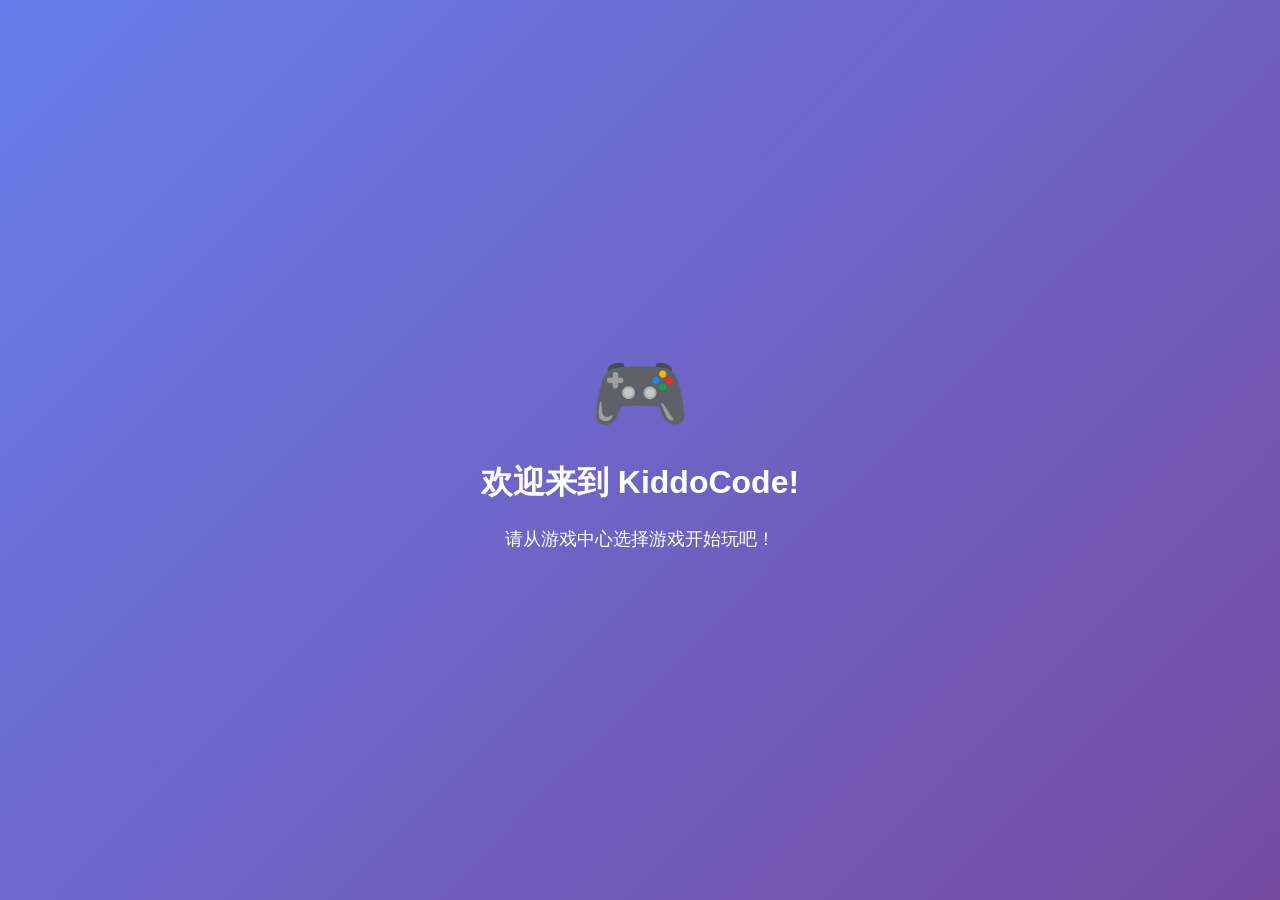
<file: KiddoCode/app/src/main/assets/index.html>
<!DOCTYPE html>
<html lang="zh-CN">
<head>
    <meta charset="UTF-8">
    <meta name="viewport" content="width=device-width, initial-scale=1.0">
    <title>KiddoCode 游戏中心</title>
    <style>
        * {
            margin: 0;
            padding: 0;
            box-sizing: border-box;
        }
        body {
            font-family: Arial, sans-serif;
            background: linear-gradient(135deg, #667eea 0%, #764ba2 100%);
            min-height: 100vh;
            display: flex;
            justify-content: center;
            align-items: center;
        }
        .container {
            text-align: center;
            color: white;
            padding: 20px;
        }
        h1 {
            font-size: 32px;
            margin-bottom: 20px;
        }
        .emoji {
            font-size: 80px;
            margin-bottom: 20px;
        }
        p {
            font-size: 18px;
            line-height: 1.6;
        }
    </style>
</head>
<body>
    <div class="container">
        <div class="emoji">🎮</div>
        <h1>欢迎来到 KiddoCode!</h1>
        <p>请从游戏中心选择游戏开始玩吧！</p>
    </div>
</body>
</html>
</file>
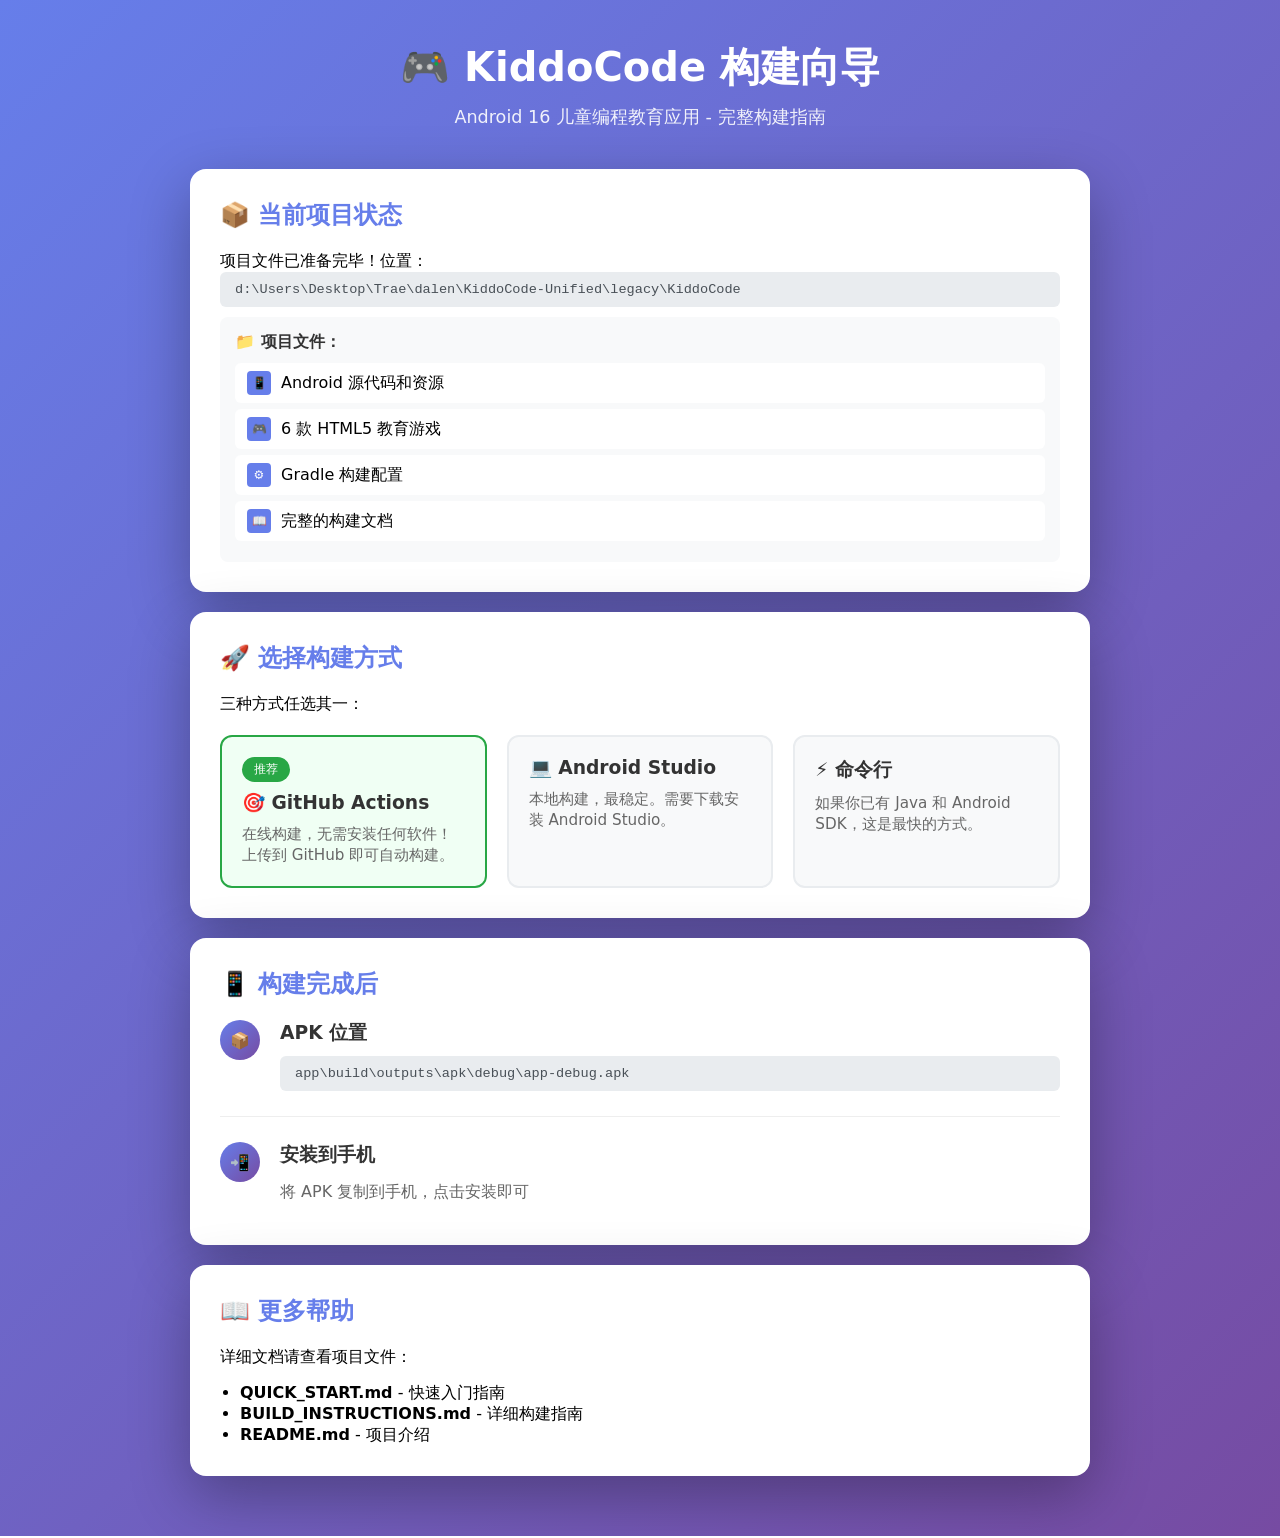
<file: KiddoCode/SETUP_GUIDE.html>
<!DOCTYPE html>
<html lang="zh-CN">
<head>
    <meta charset="UTF-8">
    <meta name="viewport" content="width=device-width, initial-scale=1.0">
    <title>KiddoCode - Android 16 构建指南</title>
    <style>
        * { margin: 0; padding: 0; box-sizing: border-box; }
        body { 
            font-family: 'Segoe UI', system-ui, sans-serif; 
            background: linear-gradient(135deg, #667eea 0%, #764ba2 100%);
            min-height: 100vh;
            padding: 40px 20px;
        }
        .container {
            max-width: 900px;
            margin: 0 auto;
        }
        .header {
            text-align: center;
            color: white;
            margin-bottom: 40px;
        }
        .header h1 { font-size: 2.5rem; margin-bottom: 10px; }
        .header p { font-size: 1.1rem; opacity: 0.9; }
        .card {
            background: white;
            border-radius: 16px;
            padding: 30px;
            margin-bottom: 20px;
            box-shadow: 0 20px 60px rgba(0,0,0,0.3);
        }
        .card h2 {
            color: #667eea;
            margin-bottom: 20px;
            display: flex;
            align-items: center;
            gap: 10px;
        }
        .step {
            display: flex;
            gap: 20px;
            margin-bottom: 25px;
            padding-bottom: 25px;
            border-bottom: 1px solid #eee;
        }
        .step:last-child { border-bottom: none; margin-bottom: 0; padding-bottom: 0; }
        .step-number {
            width: 40px;
            height: 40px;
            background: linear-gradient(135deg, #667eea 0%, #764ba2 100%);
            color: white;
            border-radius: 50%;
            display: flex;
            align-items: center;
            justify-content: center;
            font-weight: bold;
            flex-shrink: 0;
        }
        .step-content { flex: 1; }
        .step-content h3 { color: #333; margin-bottom: 10px; }
        .step-content p { color: #666; line-height: 1.7; margin-bottom: 10px; }
        .code {
            background: #f5f5f5;
            padding: 15px;
            border-radius: 8px;
            font-family: 'Consolas', monospace;
            font-size: 0.9rem;
            color: #333;
            border-left: 4px solid #667eea;
            margin-top: 10px;
        }
        .btn {
            display: inline-block;
            background: linear-gradient(135deg, #667eea 0%, #764ba2 100%);
            color: white;
            padding: 12px 30px;
            border-radius: 8px;
            text-decoration: none;
            font-weight: bold;
            margin-top: 10px;
            transition: transform 0.2s, box-shadow 0.2s;
        }
        .btn:hover { transform: translateY(-2px); box-shadow: 0 10px 30px rgba(102, 126, 234, 0.4); }
        .warning {
            background: #fff3cd;
            border: 1px solid #ffc107;
            border-radius: 8px;
            padding: 15px;
            margin-top: 15px;
        }
        .warning h4 { color: #856404; margin-bottom: 8px; }
        .warning p { color: #856404; }
        .success {
            background: #d4edda;
            border: 1px solid #28a745;
            border-radius: 8px;
            padding: 20px;
            text-align: center;
        }
        .success h3 { color: #155724; }
        .path {
            background: #e9ecef;
            padding: 10px 15px;
            border-radius: 6px;
            font-family: 'Consolas', monospace;
            font-size: 0.85rem;
            color: #495057;
            word-break: break-all;
        }
        .options {
            display: grid;
            grid-template-columns: repeat(auto-fit, minmax(250px, 1fr));
            gap: 20px;
            margin-top: 20px;
        }
        .option-card {
            background: #f8f9fa;
            border: 2px solid #e9ecef;
            border-radius: 12px;
            padding: 20px;
            cursor: pointer;
            transition: all 0.3s;
        }
        .option-card:hover {
            border-color: #667eea;
            transform: translateY(-5px);
        }
        .option-card.recommended {
            border-color: #28a745;
            background: #f0fff4;
        }
        .option-card h3 { margin-bottom: 10px; color: #333; }
        .option-card p { color: #666; font-size: 0.95rem; }
        .badge {
            display: inline-block;
            background: #28a745;
            color: white;
            padding: 4px 12px;
            border-radius: 20px;
            font-size: 0.75rem;
            margin-bottom: 10px;
        }
        .file-list {
            background: #f8f9fa;
            border-radius: 8px;
            padding: 15px;
            margin-top: 10px;
        }
        .file-list h4 { color: #333; margin-bottom: 10px; }
        .file-list ul { list-style: none; padding-left: 0; }
        .file-list li {
            padding: 8px 12px;
            background: white;
            margin-bottom: 6px;
            border-radius: 6px;
            display: flex;
            align-items: center;
            gap: 10px;
        }
        .file-icon {
            width: 24px;
            height: 24px;
            background: #667eea;
            border-radius: 4px;
            display: flex;
            align-items: center;
            justify-content: center;
            color: white;
            font-size: 12px;
        }
    </style>
</head>
<body>
    <div class="container">
        <div class="header">
            <h1>🎮 KiddoCode 构建向导</h1>
            <p>Android 16 儿童编程教育应用 - 完整构建指南</p>
        </div>

        <div class="card">
            <h2>📦 当前项目状态</h2>
            <p>项目文件已准备完毕！位置：</p>
            <div class="path">d:\Users\Desktop\Trae\dalen\KiddoCode-Unified\legacy\KiddoCode</div>
            <div class="file-list">
                <h4>📁 项目文件：</h4>
                <ul>
                    <li><span class="file-icon">📱</span> Android 源代码和资源</li>
                    <li><span class="file-icon">🎮</span> 6 款 HTML5 教育游戏</li>
                    <li><span class="file-icon">⚙️</span> Gradle 构建配置</li>
                    <li><span class="file-icon">📖</span> 完整的构建文档</li>
                </ul>
            </div>
        </div>

        <div class="card">
            <h2>🚀 选择构建方式</h2>
            <p>三种方式任选其一：</p>
            <div class="options">
                <div class="option-card recommended" onclick="showGuide('github')">
                    <span class="badge">推荐</span>
                    <h3>🎯 GitHub Actions</h3>
                    <p>在线构建，无需安装任何软件！上传到 GitHub 即可自动构建。</p>
                </div>
                <div class="option-card" onclick="showGuide('studio')">
                    <h3>💻 Android Studio</h3>
                    <p>本地构建，最稳定。需要下载安装 Android Studio。</p>
                </div>
                <div class="option-card" onclick="showGuide('cli')">
                    <h3>⚡ 命令行</h3>
                    <p>如果你已有 Java 和 Android SDK，这是最快的方式。</p>
                </div>
            </div>
        </div>

        <div id="guide-github" class="card" style="display:none;">
            <h2>🎯 方式一：GitHub Actions 在线构建</h2>
            <div class="step">
                <div class="step-number">1</div>
                <div class="step-content">
                    <h3>创建 GitHub 仓库</h3>
                    <p>访问 GitHub 并创建一个新仓库</p>
                    <a href="https://github.com/new" class="btn" target="_blank">去 GitHub 创建仓库 →</a>
                </div>
            </div>
            <div class="step">
                <div class="step-number">2</div>
                <div class="step-content">
                    <h3>上传项目文件</h3>
                    <p>将以下文件夹的所有内容上传到 GitHub：</p>
                    <div class="path">d:\Users\Desktop\Trae\dalen\KiddoCode-Unified\legacy\KiddoCode</div>
                    <p>确保包含 .github 文件夹！</p>
                </div>
            </div>
            <div class="step">
                <div class="step-number">3</div>
                <div class="step-content">
                    <h3>触发构建</h3>
                    <p>上传后，在仓库点击 Actions 标签页，运行 "Build Android APK" 工作流</p>
                </div>
            </div>
            <div class="step">
                <div class="step-number">4</div>
                <div class="step-content">
                    <h3>下载 APK</h3>
                    <p>等待 5-10 分钟，构建完成后在 Artifacts 区域下载 APK 文件</p>
                </div>
            </div>
            <div class="success">
                <h3>✨ 就这么简单！无需安装任何软件</h3>
            </div>
        </div>

        <div id="guide-studio" class="card" style="display:none;">
            <h2>💻 方式二：Android Studio 本地构建</h2>
            <div class="step">
                <div class="step-number">1</div>
                <div class="step-content">
                    <h3>下载 Android Studio</h3>
                    <p>访问官方网站下载并安装</p>
                    <a href="https://developer.android.com/studio" class="btn" target="_blank">下载 Android Studio →</a>
                </div>
            </div>
            <div class="step">
                <div class="step-number">2</div>
                <div class="step-content">
                    <h3>安装并配置</h3>
                    <p>运行安装程序，选择 "Standard" 安装类型，等待 SDK 下载完成</p>
                </div>
            </div>
            <div class="step">
                <div class="step-number">3</div>
                <div class="step-content">
                    <h3>打开项目</h3>
                    <p>启动 Android Studio，点击 "Open"，选择以下文件夹：</p>
                    <div class="path">d:\Users\Desktop\Trae\dalen\KiddoCode-Unified\legacy\KiddoCode</div>
                    <p>等待 Gradle 同步完成（3-10 分钟）</p>
                </div>
            </div>
            <div class="step">
                <div class="step-number">4</div>
                <div class="step-content">
                    <h3>构建 APK</h3>
                    <p>点击菜单：<strong>Build → Build Bundle(s) / APK(s) → Build APK(s)</strong></p>
                    <p>等待 2-5 分钟，从弹出的通知中获取 APK</p>
                </div>
            </div>
        </div>

        <div id="guide-cli" class="card" style="display:none;">
            <h2>⚡ 方式三：命令行构建</h2>
            <div class="warning">
                <h4>⚠️ 前置要求</h4>
                <p>需要已安装 JDK 17+ 和 Android SDK (API 35)</p>
            </div>
            <div class="step">
                <div class="step-number">1</div>
                <div class="step-content">
                    <h3>Windows 用户</h3>
                    <p>双击运行以下脚本：</p>
                    <div class="path">d:\Users\Desktop\Trae\dalen\KiddoCode-Unified\legacy\KiddoCode\quick-build.bat</div>
                </div>
            </div>
            <div class="step">
                <div class="step-number">2</div>
                <div class="step-content">
                    <h3>macOS/Linux 用户</h3>
                    <p>在终端运行：</p>
                    <div class="code">
cd KiddoCode-Unified/legacy/KiddoCode<br>
chmod +x gradlew<br>
./gradlew assembleDebug
                    </div>
                </div>
            </div>
        </div>

        <div class="card">
            <h2>📱 构建完成后</h2>
            <div class="step">
                <div class="step-number">📦</div>
                <div class="step-content">
                    <h3>APK 位置</h3>
                    <div class="path">app\build\outputs\apk\debug\app-debug.apk</div>
                </div>
            </div>
            <div class="step">
                <div class="step-number">📲</div>
                <div class="step-content">
                    <h3>安装到手机</h3>
                    <p>将 APK 复制到手机，点击安装即可</p>
                </div>
            </div>
        </div>

        <div class="card">
            <h2>📖 更多帮助</h2>
            <p>详细文档请查看项目文件：</p>
            <ul style="margin-left: 20px; margin-top: 15px;">
                <li><strong>QUICK_START.md</strong> - 快速入门指南</li>
                <li><strong>BUILD_INSTRUCTIONS.md</strong> - 详细构建指南</li>
                <li><strong>README.md</strong> - 项目介绍</li>
            </ul>
        </div>
    </div>

    <script>
        function showGuide(type) {
            document.getElementById('guide-github').style.display = 'none';
            document.getElementById('guide-studio').style.display = 'none';
            document.getElementById('guide-cli').style.display = 'none';
            document.getElementById('guide-' + type).style.display = 'block';
            document.getElementById('guide-' + type).scrollIntoView({ behavior: 'smooth' });
        }
    </script>
</body>
</html>
</file>
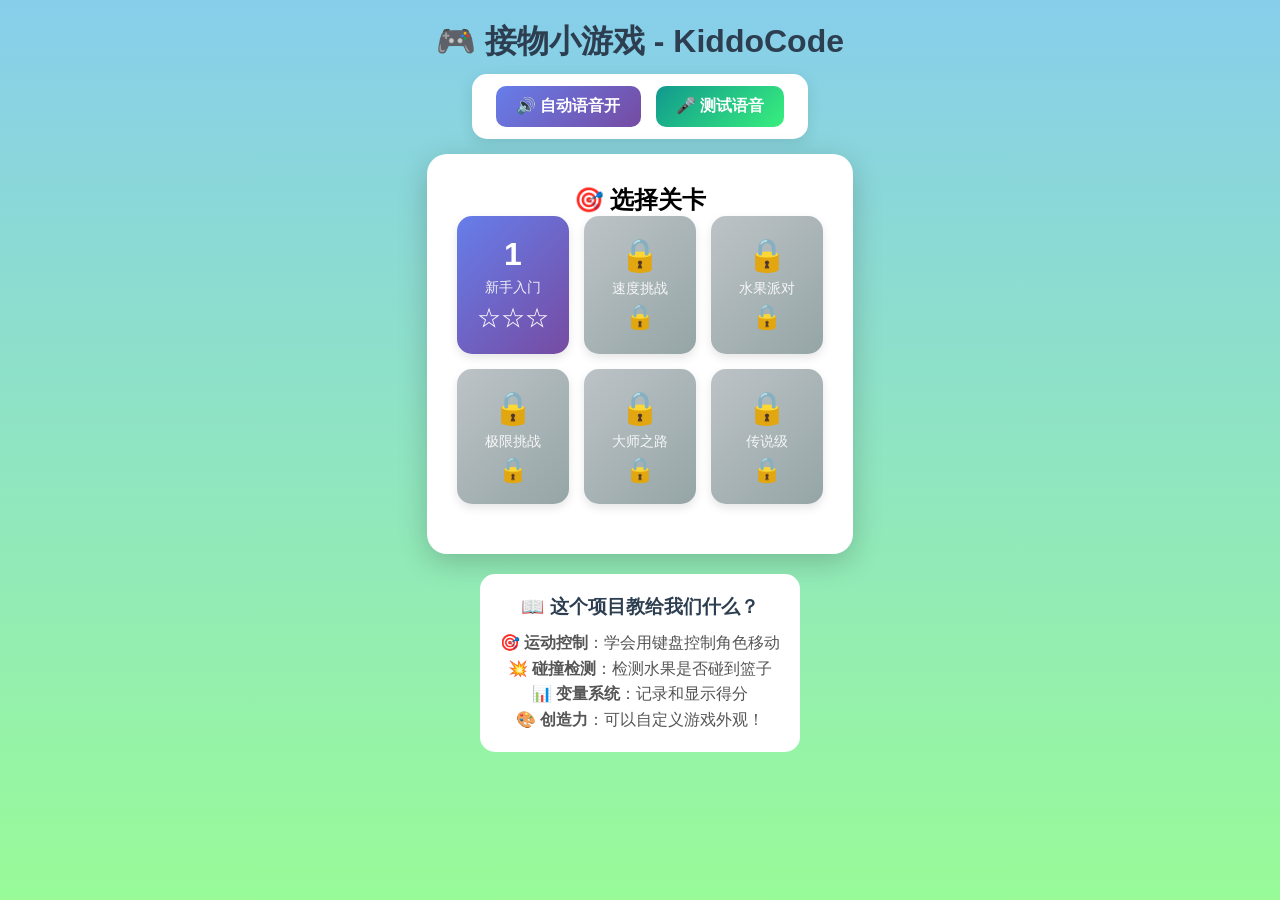
<file: KiddoCode/app/src/main/assets/catch-game.html>
<!DOCTYPE html>
<html lang="zh-CN">
<head>
    <meta charset="UTF-8">
    <meta name="viewport" content="width=device-width, initial-scale=1.0">
    <title>🎮 KiddoCode - 接物小游戏</title>
    <style>
        * { margin: 0; padding: 0; box-sizing: border-box; }
        body {
            font-family: 'Segoe UI', Tahoma, Geneva, Verdana, sans-serif;
            background: linear-gradient(to bottom, #87CEEB 0%, #98FB98 100%);
            min-height: 100vh;
            display: flex; flex-direction: column; align-items: center;
            padding: 20px;
        }
        h1 { color: #2c3e50; text-align: center; margin-bottom: 10px; }
        .level-header {
            background: linear-gradient(135deg, #667eea 0%, #764ba2 100%);
            color: white; padding: 15px 30px; border-radius: 15px;
            margin-bottom: 15px; text-align: center;
            box-shadow: 0 4px 15px rgba(0,0,0,0.2);
        }
        .game-info {
            background: white; padding: 15px 30px; border-radius: 20px;
            box-shadow: 0 4px 15px rgba(0,0,0,0.1);
            margin-bottom: 20px; display: flex; gap: 30px;
            font-size: 20px; flex-wrap: wrap; justify-content: center;
        }
        .stat { color: #2c3e50; }
        .stat-value { font-weight: bold; color: #e74c3c; font-size: 28px; }
        .game-container {
            position: relative; width: 500px; height: 600px;
            background: linear-gradient(to bottom, #87CEEB 0%, #90EE90 90%, #228B22 100%);
            border-radius: 20px; overflow: hidden;
            box-shadow: 0 8px 30px rgba(0,0,0,0.2);
        }
        .basket {
            position: absolute; bottom: 20px; width: 80px; height: 60px;
            background: #8B4513; border-radius: 0 0 40px 40px;
            border: 4px solid #654321; display: flex;
            justify-content: center; align-items: center; font-size: 40px;
        }
        .basket::before { content: '🧺'; }
        .fruit {
            position: absolute; width: 50px; height: 50px;
            display: flex; justify-content: center; align-items: center;
            font-size: 40px;
        }
        .cloud {
            position: absolute; font-size: 50px; opacity: 0.8;
        }
        .btn-container {
            margin-top: 20px; display: flex; gap: 15px; flex-wrap: wrap;
            justify-content: center;
        }
        button {
            padding: 12px 25px; font-size: 16px; border: none;
            border-radius: 12px; cursor: pointer;
            transition: all 0.3s ease; font-weight: bold;
        }
        .start-btn { background: linear-gradient(135deg, #667eea 0%, #764ba2 100%); color: white; }
        .level-btn { background: linear-gradient(135deg, #11998e 0%, #38ef7d 100%); color: white; }
        .reset-btn { background: linear-gradient(135deg, #f093fb 0%, #f5576c 100%); color: white; }
        .back-btn { background: linear-gradient(135deg, #95a5a6 0%, #7f8c8d 100%); color: white; }
        button:hover { transform: translateY(-2px); box-shadow: 0 6px 20px rgba(0,0,0,0.15); }
        .instructions {
            background: white; padding: 20px; border-radius: 15px;
            margin-top: 20px; max-width: 600px; text-align: center;
        }
        .instructions h3 { color: #2c3e50; margin-bottom: 10px; }
        .instructions p { color: #555; line-height: 1.6; }
        .level-select-screen {
            background: white; padding: 30px; border-radius: 20px;
            box-shadow: 0 8px 30px rgba(0,0,0,0.2);
            max-width: 600px; text-align: center;
        }
        .levels-grid {
            display: grid; grid-template-columns: repeat(3, 1fr);
            gap: 15px; margin-bottom: 20px;
        }
        .level-card {
            background: linear-gradient(135deg, #667eea 0%, #764ba2 100%);
            color: white; padding: 20px; border-radius: 15px;
            cursor: pointer; transition: all 0.3s ease;
            box-shadow: 0 4px 10px rgba(0,0,0,0.1);
        }
        .level-card:hover:not(.locked) {
            transform: translateY(-5px); box-shadow: 0 8px 20px rgba(0,0,0,0.2);
        }
        .level-card.locked {
            background: linear-gradient(135deg, #bdc3c7 0%, #95a5a6 100%);
            cursor: not-allowed;
        }
        .level-card.completed {
            background: linear-gradient(135deg, #11998e 0%, #38ef7d 100%);
        }
        .level-number { font-size: 2rem; font-weight: bold; margin-bottom: 5px; }
        .level-stars { font-size: 1.5rem; margin-top: 5px; }
        .level-target { font-size: 0.9rem; opacity: 0.9; }
        .voice-controls {
            background: white; padding: 12px 24px; border-radius: 15px;
            margin-bottom: 15px; display: flex; gap: 15px; align-items: center;
            box-shadow: 0 4px 15px rgba(0,0,0,0.1);
        }
        .voice-toggle {
            background: linear-gradient(135deg, #667eea 0%, #764ba2 100%);
            color: white; padding: 10px 20px; border: none;
            border-radius: 10px; cursor: pointer; font-size: 16px;
            transition: all 0.3s ease;
        }
        .voice-toggle.off {
            background: linear-gradient(135deg, #95a5a6 0%, #7f8c8d 100%);
        }
        .voice-test-btn {
            background: linear-gradient(135deg, #11998e 0%, #38ef7d 100%);
            color: white; padding: 10px 20px; border: none;
            border-radius: 10px; cursor: pointer; font-size: 16px;
            transition: all 0.3s ease;
        }
        .speaking-indicator {
            position: fixed; bottom: 20px; right: 20px;
            background: linear-gradient(135deg, #667eea 0%, #764ba2 100%);
            color: white; padding: 12px 24px; border-radius: 30px;
            font-size: 16px; display: none; align-items: center;
            gap: 10px; box-shadow: 0 4px 15px rgba(0,0,0,0.2);
            z-index: 9999;
        }
        .speaking-indicator.active {
            display: flex; animation: pulse 1.5s ease-in-out infinite;
        }
        @keyframes pulse { 0%,100% { transform: scale(1); } 50% { transform: scale(1.05); } }
        @media (max-width: 600px) {
            .game-container { width: 350px; height: 500px; }
        }
    </style>
    <link rel="stylesheet" href="celebration-system.css">
</head>
<body>
    <h1>🎮 接物小游戏 - KiddoCode</h1>
    
    <div class="voice-controls">
        <button class="voice-toggle" id="voiceToggle" onclick="toggleVoice()">🔊 自动语音开</button>
        <button class="voice-test-btn" onclick="testVoice()">🎤 测试语音</button>
    </div>
    
    <div class="level-select-screen" id="levelSelectScreen">
        <h2>🎯 选择关卡</h2>
        <div class="levels-grid" id="levelsGrid"></div>
    </div>
    
    <div id="gameScreen" style="display: none;">
        <div class="level-header" id="levelHeader">
            <h3 id="levelTitle">关卡 1</h3>
            <p id="levelDescription">接住水果得分！</p>
        </div>
        
        <div class="game-info">
            <div class="stat">得分：<span class="stat-value" id="score">0</span></div>
            <div class="stat">目标：<span class="stat-value" id="targetScore">10</span></div>
            <div class="stat">剩余时间：<span class="stat-value" id="timeLeft">60</span>秒</div>
        </div>
        
        <div class="game-container" id="gameContainer">
            <div class="cloud" style="top: 30px; left: 50px;">☁️</div>
            <div class="cloud" style="top: 60px; left: 350px;">☁️</div>
            <div class="basket" id="basket"></div>
        </div>
        
        <div class="btn-container">
            <button class="start-btn" id="startBtn" onclick="startGame()">▶️ 开始游戏</button>
            <button class="level-btn" onclick="showLevelSelect()">📋 关卡选择</button>
            <button class="reset-btn" onclick="resetGame()">🔄 重新开始</button>
        </div>
    </div>
    
    <div class="speaking-indicator" id="speakingIndicator">
        <div class="audio-wave"><span></span><span></span><span></span><span></span></div>
        <span>正在播放...</span>
    </div>
    
    <div class="instructions" id="instructions">
        <h3>📖 这个项目教给我们什么？</h3>
        <p>
            🎯 <strong>运动控制</strong>：学会用键盘控制角色移动<br>
            💥 <strong>碰撞检测</strong>：检测水果是否碰到篮子<br>
            📊 <strong>变量系统</strong>：记录和显示得分<br>
            🎨 <strong>创造力</strong>：可以自定义游戏外观！
        </p>
    </div>

    <script src="celebration-system.js"></script>
    <script>
        const LEVELS = [
            { id:1, name:'新手入门', description:'接住水果得分！', targetScore:10, timeLimit:60, fruitSpeed:2, spawnInterval:1500, fruitTypes:['🍎','🍊','🍓'], threeStars:20, twoStars:15, oneStar:10 },
            { id:2, name:'速度挑战', description:'水果掉得更快了！', targetScore:15, timeLimit:50, fruitSpeed:3, spawnInterval:1200, fruitTypes:['🍎','🍊','🍓','🍋'], threeStars:25, twoStars:20, oneStar:15 },
            { id:3, name:'水果派对', description:'更多水果来袭！', targetScore:20, timeLimit:50, fruitSpeed:3, spawnInterval:1000, fruitTypes:['🍎','🍊','🍓','🍋','🍇','🍌'], threeStars:35, twoStars:28, oneStar:20 },
            { id:4, name:'极限挑战', description:'考验你的反应！', targetScore:25, timeLimit:45, fruitSpeed:4, spawnInterval:800, fruitTypes:['🍎','🍊','🍓','🍋','🍇','🍌','🍑','🍒'], threeStars:45, twoStars:35, oneStar:25 },
            { id:5, name:'大师之路', description:'终极挑战！', targetScore:30, timeLimit:40, fruitSpeed:5, spawnInterval:700, fruitTypes:['🍎','🍊','🍓','🍋','🍇','🍌','🍑','🍒','🥝','🍉'], threeStars:55, twoStars:42, oneStar:30 },
            { id:6, name:'传说级', description:'你能完成吗？', targetScore:40, timeLimit:35, fruitSpeed:6, spawnInterval:600, fruitTypes:['🍎','🍊','🍓','🍋','🍇','🍌','🍑','🍒','🥝','🍉','🍐','🥭'], threeStars:70, twoStars:55, oneStar:40 }
        ];

        function loadProgress() {
            const saved = localStorage.getItem('kiddocode_catch_progress');
            return saved ? JSON.parse(saved) : { unlockedLevel:1, completedLevels:{} };
        }

        function saveProgress(progress) {
            localStorage.setItem('kiddocode_catch_progress', JSON.stringify(progress));
        }

        let gameProgress = loadProgress();

        class SmartVoiceSystem {
            constructor() {
                this.enabled = true;
                this.synth = window.speechSynthesis;
                this.speakingIndicator = document.getElementById('speakingIndicator');
                this.voices = [];
                this.currentVoice = null;
                this.initVoices();
            }
            
            initVoices() {
                const loadVoices = () => {
                    this.voices = this.synth.getVoices();
                    this.currentVoice = this.voices.find(v => v.lang.includes('zh')) || this.voices[0];
                };
                loadVoices();
                if (speechSynthesis.onvoiceschanged !== undefined) {
                    speechSynthesis.onvoiceschanged = loadVoices;
                }
            }
            
            speak(text, lang = 'zh-CN', options = {}) {
                return new Promise((resolve) => {
                    if (!this.enabled) { resolve(); return; }
                    try {
                        this.synth.cancel();
                        const utterance = new SpeechSynthesisUtterance(text);
                        utterance.lang = lang;
                        utterance.rate = options.rate || 0.9;
                        utterance.pitch = options.pitch || 1.1;
                        if (this.currentVoice) utterance.voice = this.currentVoice;
                        utterance.onstart = () => this.showSpeakingIndicator();
                        utterance.onend = () => { this.hideSpeakingIndicator(); resolve(); };
                        utterance.onerror = () => { this.hideSpeakingIndicator(); resolve(); };
                        this.synth.speak(utterance);
                    } catch (e) { resolve(); }
                });
            }
            
            showSpeakingIndicator() { if (this.speakingIndicator) this.speakingIndicator.classList.add('active'); }
            hideSpeakingIndicator() { if (this.speakingIndicator) this.speakingIndicator.classList.remove('active'); }
            
            toggle() {
                this.enabled = !this.enabled;
                if (!this.enabled) { this.synth.cancel(); this.hideSpeakingIndicator(); }
                return this.enabled;
            }
            
            speakWelcome() { return this.speak('小朋友你好呀！欢迎来玩接物小游戏！'); }
            speakLevelIntro(levelName) { return this.speak('现在开始' + levelName + '！准备好了吗？'); }
            speakCatchFruit() {
                const praises = ['太棒了！接住了！','哇！好厉害！','好棒！又接住了！','太厉害了！','不错不错！继续加油！'];
                return this.speak(praises[Math.floor(Math.random() * praises.length)]);
            }
            speakWin(stars) {
                if (stars === 3) return this.speak('我的天呀！三颗星！太厉害了！你是接物小能手！');
                if (stars === 2) return this.speak('太棒了！两颗星！表现很棒！');
                return this.speak('不错哦！完成了关卡！再试试能不能拿到更多星星！');
            }
            speakLose() { return this.speak('时间到了！没关系，再试一次吧！'); }
        }

        let voiceSystem = new SmartVoiceSystem();

        let score = 0;
        let basketPosition = 210;
        let gameRunning = false;
        let fruits = [];
        let keys = {};
        let currentLevel = null;
        let timeLeft = 60;
        let timerInterval = null;
        let lastFruitTime = 0;

        function toggleVoice() {
            const isEnabled = voiceSystem.toggle();
            const btn = document.getElementById('voiceToggle');
            btn.textContent = isEnabled ? '🔊 自动语音开' : '🔇 自动语音关';
            btn.classList.toggle('off', !isEnabled);
        }

        function testVoice() {
            voiceSystem.speak('你好呀！语音系统正常工作哦！快来玩吧！');
        }

        function showLevelSelect() {
            document.getElementById('levelSelectScreen').style.display = 'block';
            document.getElementById('gameScreen').style.display = 'none';
            stopGame();
            renderLevels();
        }

        function renderLevels() {
            const grid = document.getElementById('levelsGrid');
            grid.innerHTML = '';
            LEVELS.forEach((level) => {
                const card = document.createElement('div');
                const isLocked = level.id > gameProgress.unlockedLevel;
                const progress = gameProgress.completedLevels[level.id];
                card.className = 'level-card';
                if (isLocked) card.classList.add('locked');
                else if (progress) card.classList.add('completed');
                let starsHtml = '';
                if (progress) starsHtml = '⭐'.repeat(progress.stars) + '☆'.repeat(3 - progress.stars);
                else if (!isLocked) starsHtml = '☆☆☆';
                else starsHtml = '🔒';
                card.innerHTML = `
                    <div class="level-number">${isLocked ? '🔒' : level.id}</div>
                    <div class="level-target">${level.name}</div>
                    <div class="level-stars">${starsHtml}</div>
                `;
                if (!isLocked) card.onclick = () => startLevel(level.id);
                grid.appendChild(card);
            });
        }

        function startLevel(levelId) {
            currentLevel = LEVELS.find(l => l.id === levelId);
            document.getElementById('levelSelectScreen').style.display = 'none';
            document.getElementById('gameScreen').style.display = 'block';
            document.getElementById('levelTitle').textContent = '关卡 ' + currentLevel.id + '：' + currentLevel.name;
            document.getElementById('levelDescription').textContent = currentLevel.description;
            document.getElementById('targetScore').textContent = currentLevel.targetScore;
            resetGame();
            voiceSystem.speakLevelIntro(currentLevel.name);
        }

        document.addEventListener('keydown', (e) => { keys[e.key] = true; });
        document.addEventListener('keyup', (e) => { keys[e.key] = false; });

        const basket = document.getElementById('basket');
        const gameContainer = document.getElementById('gameContainer');

        function updateBasket() {
            if (keys['ArrowLeft'] && basketPosition > 0) basketPosition -= 8;
            if (keys['ArrowRight'] && basketPosition < 420) basketPosition += 8;
            basket.style.left = basketPosition + 'px';
        }

        function createFruit() {
            if (!currentLevel) return;
            const fruit = document.createElement('div');
            fruit.className = 'fruit';
            const types = currentLevel.fruitTypes;
            fruit.textContent = types[Math.floor(Math.random() * types.length)];
            fruit.style.left = (Math.random() * 450) + 'px';
            fruit.style.top = '0px';
            fruit.dataset.speed = currentLevel.fruitSpeed + Math.random();
            gameContainer.appendChild(fruit);
            fruits.push(fruit);
        }

        function updateFruits() {
            for (let i = fruits.length - 1; i >= 0; i--) {
                const fruit = fruits[i];
                let currentTop = parseFloat(fruit.style.top);
                let speed = parseFloat(fruit.dataset.speed);
                fruit.style.top = (currentTop + speed) + 'px';
                if (checkCollision(fruit, basket)) {
                    score++; updateScore();
                    voiceSystem.speakCatchFruit();
                    fruit.remove(); fruits.splice(i, 1);
                } else if (currentTop > 550) {
                    fruit.remove(); fruits.splice(i, 1);
                }
            }
        }

        function checkCollision(element1, element2) {
            const rect1 = element1.getBoundingClientRect();
            const rect2 = element2.getBoundingClientRect();
            return !(rect1.right < rect2.left || rect1.left > rect2.right || rect1.bottom < rect2.top || rect1.top > rect2.bottom);
        }

        function updateScore() { document.getElementById('score').textContent = score; }
        function updateTime() { timeLeft--; document.getElementById('timeLeft').textContent = timeLeft; if (timeLeft <= 0) endGame(false); }

        function gameLoop(timestamp) {
            if (!gameRunning) return;
            updateBasket();
            if (timestamp - lastFruitTime > currentLevel.spawnInterval) {
                createFruit(); lastFruitTime = timestamp;
            }
            updateFruits();
            if (score >= currentLevel.targetScore) { endGame(true); return; }
            requestAnimationFrame(gameLoop);
        }

        function startGame() {
            if (!gameRunning && currentLevel) {
                gameRunning = true;
                timeLeft = currentLevel.timeLimit;
                document.getElementById('timeLeft').textContent = timeLeft;
                document.getElementById('startBtn').textContent = '🎮 游戏进行中...';
                lastFruitTime = 0;
                timerInterval = setInterval(updateTime, 1000);
                requestAnimationFrame(gameLoop);
            }
        }

        function stopGame() {
            gameRunning = false;
            if (timerInterval) { clearInterval(timerInterval); timerInterval = null; }
        }

        function resetGame() {
            score = 0; updateScore();
            fruits.forEach(f => f.remove()); fruits = [];
            basketPosition = 210; updateBasket();
            stopGame();
            document.getElementById('startBtn').textContent = '▶️ 开始游戏';
            if (currentLevel) { timeLeft = currentLevel.timeLimit; document.getElementById('timeLeft').textContent = timeLeft; }
        }

        function endGame(won) {
            stopGame();
            if (won) {
                let stars = 1;
                if (score >= currentLevel.threeStars) stars = 3;
                else if (score >= currentLevel.twoStars) stars = 2;
                if (!gameProgress.completedLevels[currentLevel.id] ||
                    gameProgress.completedLevels[currentLevel.id].stars < stars) {
                    gameProgress.completedLevels[currentLevel.id] = { stars, bestScore: score };
                }
                if (currentLevel.id >= gameProgress.unlockedLevel && currentLevel.id < LEVELS.length) {
                    gameProgress.unlockedLevel = currentLevel.id + 1;
                }
                saveProgress(gameProgress);
                showWinModal(stars);
            } else {
                voiceSystem.speakLose();
                alert('时间到了！再试一次吧！');
                resetGame();
            }
        }

        function showWinModal(stars) {
            const result = window.kiddoCelebration.saveAchievement({ stars, levelCompleted: true });
            result.newBadges.forEach(badge => {
                setTimeout(() => window.kiddoCelebration.showBadgeNotification(badge), 1500);
            });
            window.kiddoCelebration.showEnhancedWin(
                '接物小游戏',
                currentLevel.name,
                stars,
                { '得分': score, '目标': currentLevel.targetScore },
                { replay: () => restartLevel(), next: () => nextLevel(), select: () => showLevelSelect() }
            );
            voiceSystem.speakWin(stars);
        }

        function nextLevel() {
            const nextLevelId = currentLevel.id + 1;
            if (nextLevelId <= LEVELS.length) startLevel(nextLevelId);
            else showLevelSelect();
        }

        function restartLevel() { startLevel(currentLevel.id); }
        basket.style.left = basketPosition + 'px';
        renderLevels();
    </script>
</body>
</html>
</file>
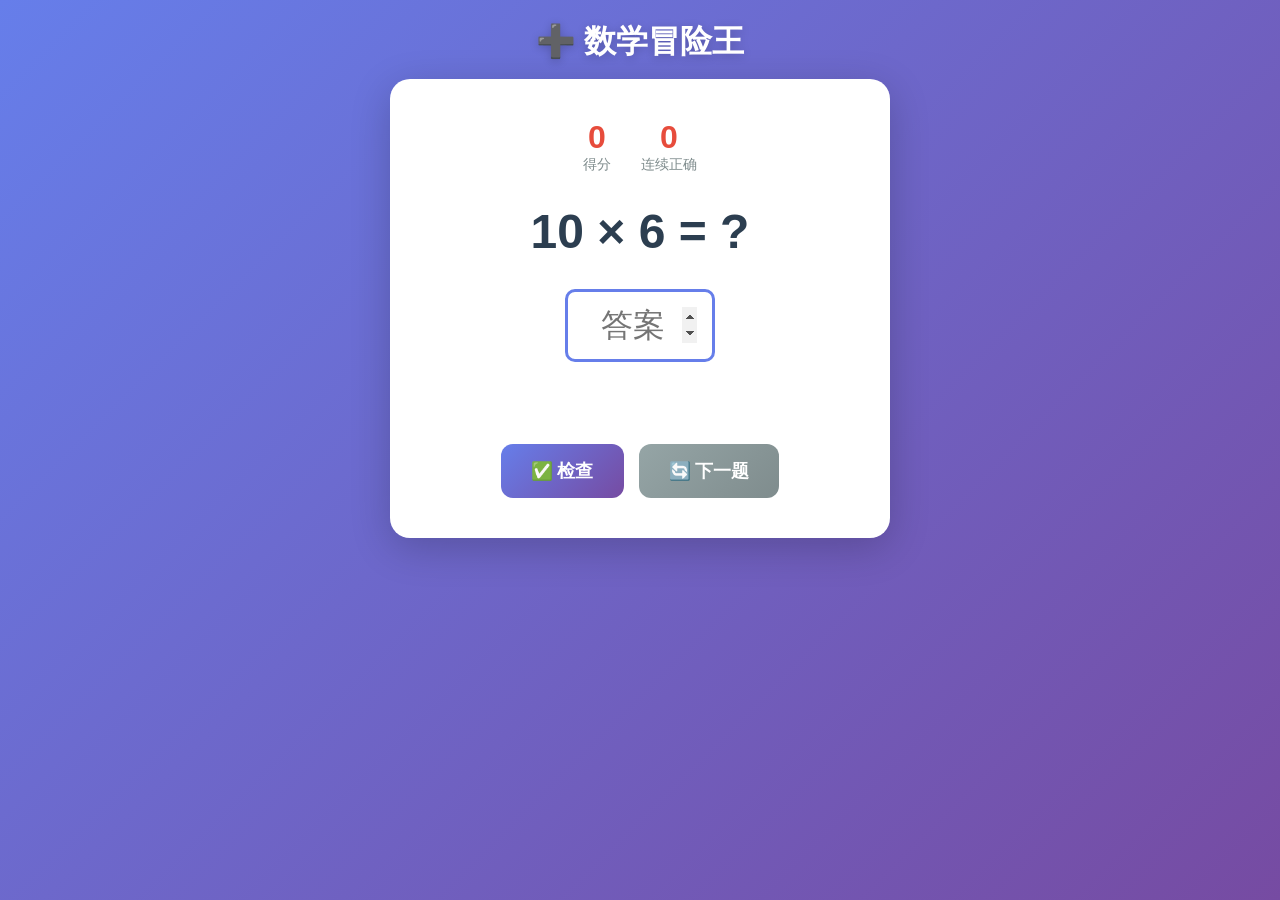
<file: KiddoCode/app/src/main/assets/math-adventure.html>
<!DOCTYPE html>
<html lang="zh-CN">
<head>
    <meta charset="UTF-8">
    <meta name="viewport" content="width=device-width, initial-scale=1.0">
    <title>➕ KiddoCode - 数学冒险王</title>
    <style>
        * { margin: 0; padding: 0; box-sizing: border-box; }
        body {
            font-family: 'Segoe UI', Tahoma, Geneva, Verdana, sans-serif;
            background: linear-gradient(135deg, #667eea 0%, #764ba2 100%);
            min-height: 100vh; display: flex; flex-direction: column; align-items: center;
            padding: 20px;
        }
        h1 { color: white; text-align: center; margin-bottom: 15px; text-shadow: 0 2px 10px rgba(0,0,0,0.2); }
        .game-panel {
            background: white; padding: 40px; border-radius: 20px;
            box-shadow: 0 10px 40px rgba(0,0,0,0.2); text-align: center;
            max-width: 500px; width: 100%;
        }
        .question { font-size: 3rem; font-weight: bold; color: #2c3e50; margin: 30px 0; }
        .input-container { margin: 20px 0; }
        .answer-input {
            font-size: 2rem; width: 150px; padding: 15px; text-align: center;
            border: 3px solid #667eea; border-radius: 10px; outline: none;
        }
        .btn-group { display: flex; gap: 15px; flex-wrap: wrap; justify-content: center; margin-top: 30px; }
        button {
            padding: 15px 30px; font-size: 1.1rem; border: none; border-radius: 12px;
            cursor: pointer; font-weight: bold; transition: all 0.3s ease;
        }
        .btn-primary { background: linear-gradient(135deg, #667eea 0%, #764ba2 100%); color: white; }
        .btn-secondary { background: linear-gradient(135deg, #95a5a6 0%, #7f8c8d 100%); color: white; }
        button:hover { transform: translateY(-2px); box-shadow: 0 6px 20px rgba(0,0,0,0.2); }
        .stats { display: flex; gap: 30px; justify-content: center; margin-bottom: 20px; }
        .stat-box { text-align: center; }
        .stat-value { font-size: 2rem; font-weight: bold; color: #e74c3c; }
        .stat-label { color: #7f8c8d; font-size: 14px; }
        .feedback {
            font-size: 1.5rem; font-weight: bold; margin: 15px 0;
            min-height: 2rem;
        }
        .correct { color: #27ae60; }
        .wrong { color: #e74c3c; }
    </style>
    <link rel="stylesheet" href="celebration-system.css">
</head>
<body>
    <h1>➕ 数学冒险王</h1>
    
    <div class="game-panel">
        <div class="stats">
            <div class="stat-box">
                <div class="stat-value" id="score">0</div>
                <div class="stat-label">得分</div>
            </div>
            <div class="stat-box">
                <div class="stat-value" id="streak">0</div>
                <div class="stat-label">连续正确</div>
            </div>
        </div>
        
        <div class="question" id="question">1 + 1 = ?</div>
        
        <div class="input-container">
            <input type="number" class="answer-input" id="answer" placeholder="答案" onkeypress="if(event.key === 'Enter') checkAnswer()">
        </div>
        
        <div class="feedback" id="feedback"></div>
        
        <div class="btn-group">
            <button class="btn-primary" onclick="checkAnswer()">✅ 检查</button>
            <button class="btn-secondary" onclick="newQuestion()">🔄 下一题</button>
        </div>
    </div>

    <script src="celebration-system.js"></script>
    <script>
        let score = 0;
        let streak = 0;
        let correctAnswer = 0;

        function generateQuestion() {
            const ops = ['+', '-', '×', '÷'];
            const op = ops[Math.floor(Math.random() * 4)];
            let num1, num2;
            
            switch(op) {
                case '+':
                    num1 = Math.floor(Math.random() * 50) + 1;
                    num2 = Math.floor(Math.random() * 50) + 1;
                    correctAnswer = num1 + num2;
                    break;
                case '-':
                    num1 = Math.floor(Math.random() * 50) + 25;
                    num2 = Math.floor(Math.random() * 25) + 1;
                    correctAnswer = num1 - num2;
                    break;
                case '×':
                    num1 = Math.floor(Math.random() * 12) + 1;
                    num2 = Math.floor(Math.random() * 12) + 1;
                    correctAnswer = num1 * num2;
                    break;
                case '÷':
                    num2 = Math.floor(Math.random() * 9) + 2;
                    correctAnswer = Math.floor(Math.random() * 9) + 1;
                    num1 = num2 * correctAnswer;
                    break;
            }
            
            document.getElementById('question').textContent = `${num1} ${op} ${num2} = ?`;
            document.getElementById('answer').value = '';
            document.getElementById('feedback').textContent = '';
            document.getElementById('answer').focus();
        }

        function checkAnswer() {
            const userAnswer = parseInt(document.getElementById('answer').value);
            const feedback = document.getElementById('feedback');
            
            if (userAnswer === correctAnswer) {
                score += 10 + streak * 2;
                streak++;
                feedback.textContent = '🎉 太棒了！正确！';
                feedback.className = 'feedback correct';
                document.getElementById('score').textContent = score;
                document.getElementById('streak').textContent = streak;
                
                if (streak >= 10 && score >= 100) {
                    setTimeout(showWin, 800);
                } else {
                    setTimeout(newQuestion, 1200);
                }
            } else {
                streak = 0;
                feedback.textContent = `❌ 不对哦！正确答案是 ${correctAnswer}`;
                feedback.className = 'feedback wrong';
                document.getElementById('streak').textContent = streak;
            }
        }

        function newQuestion() {
            generateQuestion();
        }

        function showWin() {
            window.kiddoCelebration.saveAchievement({ stars:3, levelCompleted:true });
            window.kiddoCelebration.showEnhancedWin(
                '数学冒险王', '你真棒！', 3, { '得分': score },
                { replay: () => { score=0; streak=0; document.getElementById('score').textContent='0'; document.getElementById('streak').textContent='0'; newQuestion(); } }
            );
        }

        generateQuestion();
    </script>
</body>
</html>
</file>
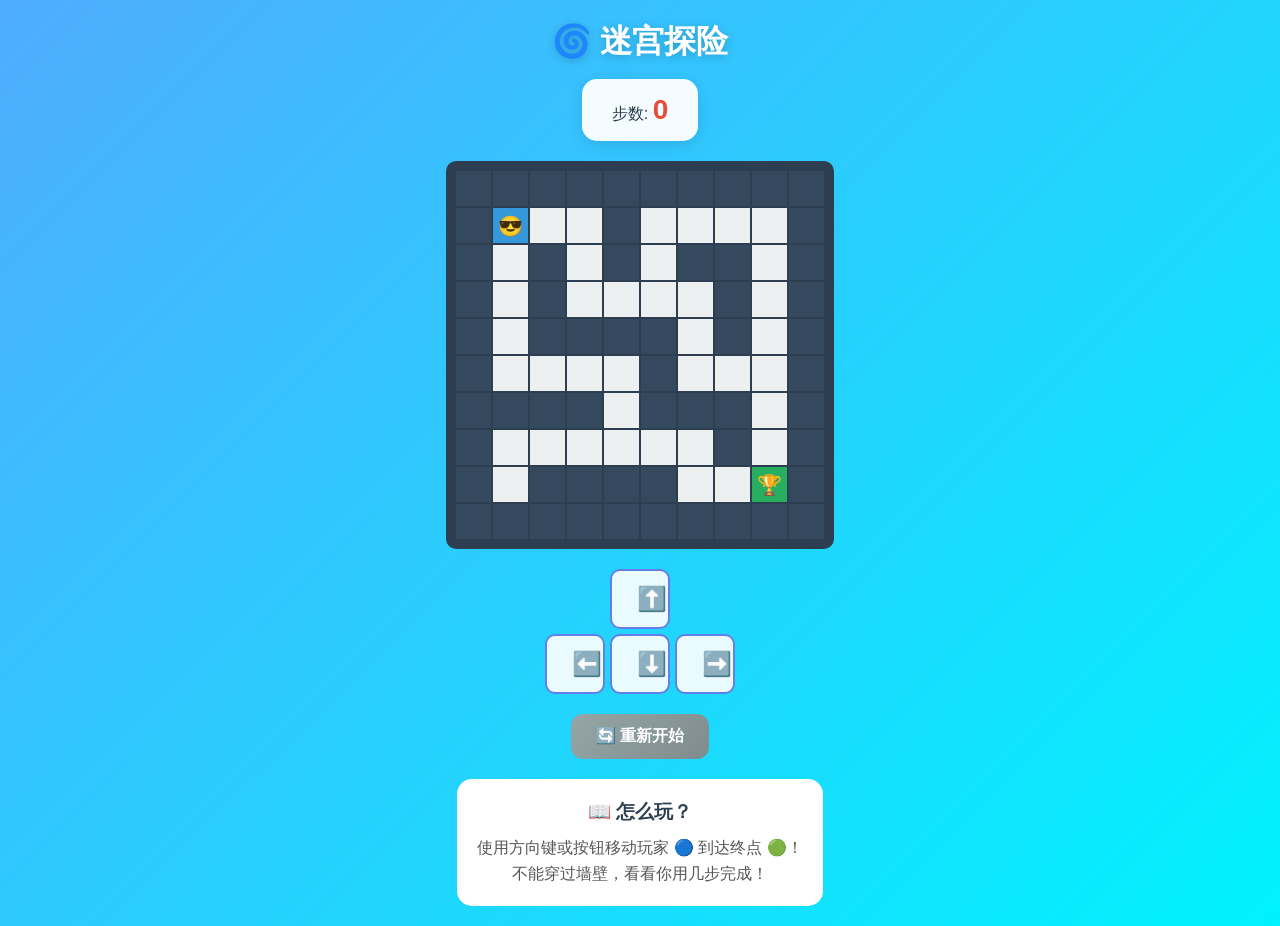
<file: KiddoCode/app/src/main/assets/maze-explorer.html>
<!DOCTYPE html>
<html lang="zh-CN">
<head>
    <meta charset="UTF-8">
    <meta name="viewport" content="width=device-width, initial-scale=1.0">
    <title>🌀 KiddoCode - 迷宫探险</title>
    <style>
        * { margin: 0; padding: 0; box-sizing: border-box; }
        body {
            font-family: 'Segoe UI', Tahoma, Geneva, Verdana, sans-serif;
            background: linear-gradient(135deg, #4facfe 0%, #00f2fe 100%);
            min-height: 100vh; display: flex; flex-direction: column; align-items: center;
            padding: 20px;
        }
        h1 { color: white; text-align: center; margin-bottom: 15px; text-shadow: 0 2px 10px rgba(0,0,0,0.2); }
        .game-info {
            background: rgba(255,255,255,0.95); padding: 15px 30px; border-radius: 15px;
            box-shadow: 0 4px 15px rgba(0,0,0,0.1); margin-bottom: 20px;
            display: flex; gap: 30px; flex-wrap: wrap; justify-content: center;
        }
        .stat { color: #2c3e50; }
        .stat-value { font-weight: bold; color: #e74c3c; font-size: 28px; }
        .maze-container {
            display: grid; grid-template-columns: repeat(10, 35px);
            gap: 2px; background: #2c3e50; padding: 10px; border-radius: 10px;
        }
        .cell { width: 35px; height: 35px; display: flex; align-items: center; justify-content: center; font-size: 20px; }
        .wall { background: #34495e; }
        .path { background: #ecf0f1; }
        .player { background: #3498db; color: white; }
        .goal { background: #27ae60; color: white; }
        .btn-group { display: flex; gap: 15px; flex-wrap: wrap; justify-content: center; margin-top: 20px; }
        button {
            padding: 12px 25px; font-size: 16px; border: none; border-radius: 12px;
            cursor: pointer; font-weight: bold; transition: all 0.3s ease;
        }
        .btn-primary { background: linear-gradient(135deg, #667eea 0%, #764ba2 100%); color: white; }
        .btn-secondary { background: linear-gradient(135deg, #95a5a6 0%, #7f8c8d 100%); color: white; }
        button:hover { transform: translateY(-2px); box-shadow: 0 6px 15px rgba(0,0,0,0.2); }
        .controls {
            display: grid; grid-template-columns: repeat(3, 60px); gap: 5px;
            margin-top: 20px;
        }
        .control-btn {
            width: 60px; height: 60px; font-size: 24px; border-radius: 10px;
            background: rgba(255,255,255,0.9); border: 2px solid #667eea;
        }
        .instructions {
            background: white; padding: 20px; border-radius: 15px;
            margin-top: 20px; max-width: 500px; text-align: center;
        }
        .instructions h3 { color: #2c3e50; margin-bottom: 10px; }
        .instructions p { color: #555; line-height: 1.6; }
    </style>
    <link rel="stylesheet" href="celebration-system.css">
</head>
<body>
    <h1>🌀 迷宫探险</h1>
    
    <div class="game-info">
        <div class="stat">步数: <span class="stat-value" id="moves">0</span></div>
    </div>
    
    <div class="maze-container" id="maze"></div>
    
    <div class="controls">
        <div></div>
        <button class="control-btn" onclick="move(0,-1)">⬆️</button>
        <div></div>
        <button class="control-btn" onclick="move(-1,0)">⬅️</button>
        <button class="control-btn" onclick="move(0,1)">⬇️</button>
        <button class="control-btn" onclick="move(1,0)">➡️</button>
    </div>
    
    <div class="btn-group">
        <button class="btn-secondary" onclick="initMaze()">🔄 重新开始</button>
    </div>
    
    <div class="instructions">
        <h3>📖 怎么玩？</h3>
        <p>
            使用方向键或按钮移动玩家 🔵 到达终点 🟢！<br>
            不能穿过墙壁，看看你用几步完成！
        </p>
    </div>

    <script src="celebration-system.js"></script>
    <script>
        const MAZE = [
            [1,1,1,1,1,1,1,1,1,1],
            [1,0,0,0,1,0,0,0,0,1],
            [1,0,1,0,1,0,1,1,0,1],
            [1,0,1,0,0,0,0,1,0,1],
            [1,0,1,1,1,1,0,1,0,1],
            [1,0,0,0,0,1,0,0,0,1],
            [1,1,1,1,0,1,1,1,0,1],
            [1,0,0,0,0,0,0,1,0,1],
            [1,0,1,1,1,1,0,0,0,1],
            [1,1,1,1,1,1,1,1,1,1]
        ];
        
        let playerX = 1;
        let playerY = 1;
        let moves = 0;
        
        function initMaze() {
            playerX = 1; playerY = 1; moves = 0;
            document.getElementById('moves').textContent = '0';
            renderMaze();
        }
        
        function renderMaze() {
            const mazeDiv = document.getElementById('maze');
            mazeDiv.innerHTML = '';
            
            for (let y = 0; y < MAZE.length; y++) {
                for (let x = 0; x < MAZE[0].length; x++) {
                    const cell = document.createElement('div');
                    cell.className = 'cell';
                    
                    if (x === 8 && y === 8) {
                        cell.className += ' goal';
                        cell.textContent = '🏆';
                    } else if (x === playerX && y === playerY) {
                        cell.className += ' player';
                        cell.textContent = '😎';
                    } else if (MAZE[y][x] === 1) {
                        cell.className += ' wall';
                    } else {
                        cell.className += ' path';
                    }
                    
                    mazeDiv.appendChild(cell);
                }
            }
        }
        
        function move(dx, dy) {
            const newX = playerX + dx;
            const newY = playerY + dy;
            
            if (newX >= 0 && newX < MAZE[0].length && 
                newY >= 0 && newY < MAZE.length && 
                MAZE[newY][newX] === 0) {
                
                playerX = newX;
                playerY = newY;
                moves++;
                document.getElementById('moves').textContent = moves;
                
                renderMaze();
                
                if (playerX === 8 && playerY === 8) {
                    setTimeout(showWin, 300);
                }
            }
        }
        
        document.addEventListener('keydown', (e) => {
            switch(e.key) {
                case 'ArrowUp': move(0,-1); break;
                case 'ArrowDown': move(0,1); break;
                case 'ArrowLeft': move(-1,0); break;
                case 'ArrowRight': move(1,0); break;
            }
        });
        
        function showWin() {
            window.kiddoCelebration.saveAchievement({ stars:3, levelCompleted:true });
            window.kiddoCelebration.showEnhancedWin(
                '迷宫探险', '太棒了！', 3, { '步数': moves },
                { replay: initMaze }
            );
        }
        
        initMaze();
    </script>
</body>
</html>
</file>
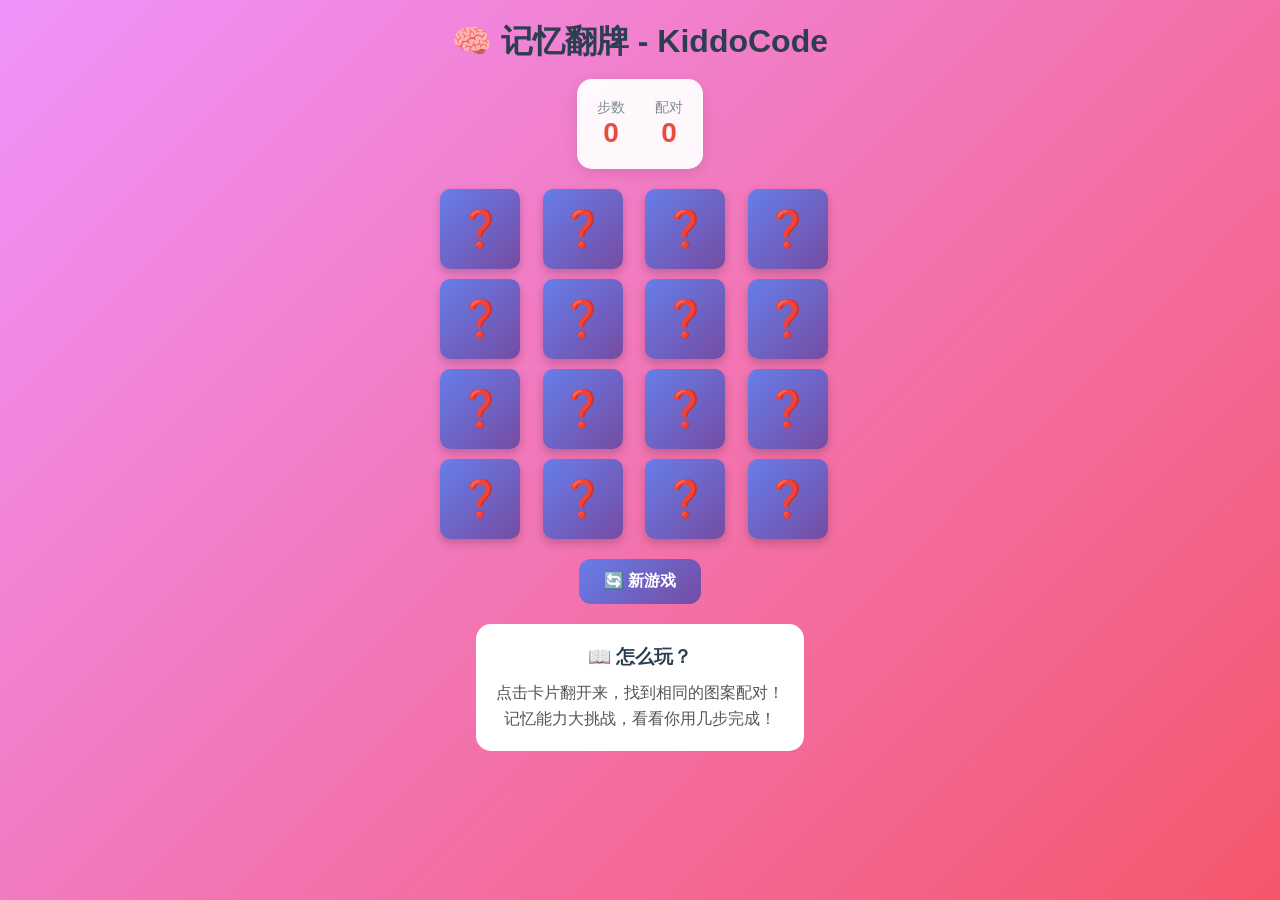
<file: KiddoCode/app/src/main/assets/memory-game.html>
<!DOCTYPE html>
<html lang="zh-CN">
<head>
    <meta charset="UTF-8">
    <meta name="viewport" content="width=device-width, initial-scale=1.0">
    <title>🧠 KiddoCode - 记忆翻牌游戏</title>
    <style>
        * { margin: 0; padding: 0; box-sizing: border-box; }
        body {
            font-family: 'Segoe UI', Tahoma, Geneva, Verdana, sans-serif;
            background: linear-gradient(135deg, #f093fb 0%, #f5576c 100%);
            min-height: 100vh; display: flex; flex-direction: column; align-items: center;
            padding: 20px;
        }
        h1 { color: #2c3e50; text-align: center; margin-bottom: 15px; }
        .game-header {
            background: rgba(255,255,255,0.95); padding: 20px; border-radius: 15px;
            box-shadow: 0 4px 15px rgba(0,0,0,0.1); margin-bottom: 20px;
            display: flex; gap: 30px; flex-wrap: wrap; justify-content: center;
        }
        .stat-box { text-align: center; }
        .stat-label { color: #7f8c8d; font-size: 14px; }
        .stat-value { font-size: 28px; font-weight: bold; color: #e74c3c; }
        .game-board {
            display: grid; grid-template-columns: repeat(4, 1fr);
            gap: 10px; max-width: 400px; width: 100%; margin-bottom: 20px;
        }
        .card {
            width: 80px; height: 80px; background: linear-gradient(135deg, #667eea 0%, #764ba2 100%);
            border-radius: 10px; cursor: pointer; display: flex;
            justify-content: center; align-items: center; font-size: 36px;
            transition: all 0.3s ease; box-shadow: 0 4px 10px rgba(0,0,0,0.2);
            color: white;
        }
        .card.flipped, .card.matched { background: linear-gradient(135deg, #11998e 0%, #38ef7d 100%); }
        .card.matched { pointer-events: none; opacity: 0.7; }
        .card:hover:not(.flipped):not(.matched) { transform: translateY(-3px); box-shadow: 0 6px 15px rgba(0,0,0,0.25); }
        .btn-group { display: flex; gap: 15px; flex-wrap: wrap; justify-content: center; }
        button {
            padding: 12px 25px; font-size: 16px; border: none; border-radius: 12px;
            cursor: pointer; font-weight: bold; transition: all 0.3s ease;
        }
        .btn-primary { background: linear-gradient(135deg, #667eea 0%, #764ba2 100%); color: white; }
        .btn-secondary { background: linear-gradient(135deg, #95a5a6 0%, #7f8c8d 100%); color: white; }
        button:hover { transform: translateY(-2px); box-shadow: 0 6px 15px rgba(0,0,0,0.2); }
        .instructions {
            background: white; padding: 20px; border-radius: 15px;
            margin-top: 20px; max-width: 600px; text-align: center;
        }
        .instructions h3 { color: #2c3e50; margin-bottom: 10px; }
        .instructions p { color: #555; line-height: 1.6; }
    </style>
    <link rel="stylesheet" href="celebration-system.css">
</head>
<body>
    <h1>🧠 记忆翻牌 - KiddoCode</h1>
    
    <div class="game-header">
        <div class="stat-box">
            <div class="stat-label">步数</div>
            <div class="stat-value" id="moves">0</div>
        </div>
        <div class="stat-box">
            <div class="stat-label">配对</div>
            <div class="stat-value" id="pairs">0</div>
        </div>
    </div>
    
    <div class="game-board" id="gameBoard"></div>
    
    <div class="btn-group">
        <button class="btn-primary" onclick="initGame()">🔄 新游戏</button>
    </div>
    
    <div class="instructions">
        <h3>📖 怎么玩？</h3>
        <p>
            点击卡片翻开来，找到相同的图案配对！<br>
            记忆能力大挑战，看看你用几步完成！
        </p>
    </div>

    <script src="celebration-system.js"></script>
    <script>
        const EMOJIS = ['🎈','🎨','🎭','🎪','🎬','🎵','🎸','🎹'];
        let cards = [];
        let flippedCards = [];
        let matchedPairs = 0;
        let moves = 0;

        function shuffle(array) {
            for (let i = array.length - 1; i > 0; i--) {
                const j = Math.floor(Math.random() * (i + 1));
                [array[i], array[j]] = [array[j], array[i]];
            }
            return array;
        }

        function initGame() {
            matchedPairs = 0; moves = 0; flippedCards = [];
            document.getElementById('moves').textContent = '0';
            document.getElementById('pairs').textContent = '0';
            
            cards = shuffle([...EMOJIS, ...EMOJIS]);
            const board = document.getElementById('gameBoard');
            board.innerHTML = '';
            
            cards.forEach((emoji, index) => {
                const card = document.createElement('div');
                card.className = 'card';
                card.dataset.emoji = emoji;
                card.dataset.index = index;
                card.textContent = '❓';
                card.onclick = () => flipCard(card);
                board.appendChild(card);
            });
        }

        function flipCard(card) {
            if (flippedCards.length === 2) return;
            if (card.classList.contains('flipped') || card.classList.contains('matched')) return;
            
            card.textContent = card.dataset.emoji;
            card.classList.add('flipped');
            flippedCards.push(card);
            
            if (flippedCards.length === 2) {
                moves++;
                document.getElementById('moves').textContent = moves;
                checkMatch();
            }
        }

        function checkMatch() {
            const [card1, card2] = flippedCards;
            const isMatch = card1.dataset.emoji === card2.dataset.emoji;
            
            if (isMatch) {
                setTimeout(() => {
                    card1.classList.add('matched');
                    card2.classList.add('matched');
                    matchedPairs++;
                    document.getElementById('pairs').textContent = matchedPairs;
                    flippedCards = [];
                    if (matchedPairs === EMOJIS.length) {
                        setTimeout(showWin, 500);
                    }
                }, 500);
            } else {
                setTimeout(() => {
                    card1.classList.remove('flipped');
                    card2.classList.remove('flipped');
                    card1.textContent = '❓';
                    card2.textContent = '❓';
                    flippedCards = [];
                }, 1000);
            }
        }

        function showWin() {
            window.kiddoCelebration.saveAchievement({ stars:3, levelCompleted:true });
            window.kiddoCelebration.showEnhancedWin(
                '记忆翻牌', '完成！', 3, { '步数': moves },
                { replay: () => initGame() }
            );
        }

        initGame();
    </script>
</body>
</html>
</file>
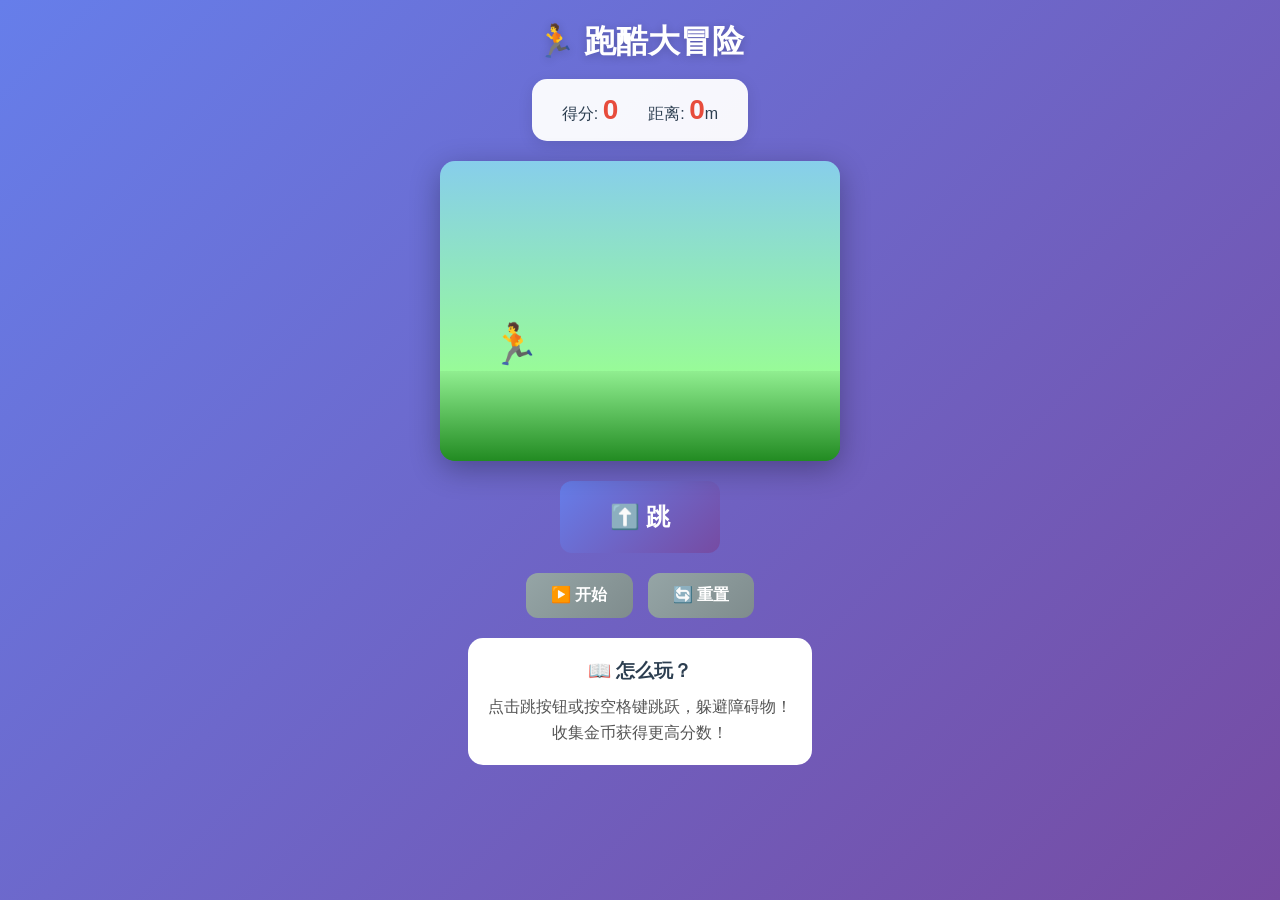
<file: KiddoCode/app/src/main/assets/parkour.html>
<!DOCTYPE html>
<html lang="zh-CN">
<head>
    <meta charset="UTF-8">
    <meta name="viewport" content="width=device-width, initial-scale=1.0">
    <title>🏃 KiddoCode - 跑酷大冒险</title>
    <style>
        * { margin: 0; padding: 0; box-sizing: border-box; }
        body {
            font-family: 'Segoe UI', Tahoma, Geneva, Verdana, sans-serif;
            background: linear-gradient(135deg, #667eea 0%, #764ba2 100%);
            min-height: 100vh; display: flex; flex-direction: column; align-items: center;
            padding: 20px;
        }
        h1 { color: white; text-align: center; margin-bottom: 15px; text-shadow: 0 2px 10px rgba(0,0,0,0.2); }
        .game-info {
            background: rgba(255,255,255,0.95); padding: 15px 30px; border-radius: 15px;
            box-shadow: 0 4px 15px rgba(0,0,0,0.1); margin-bottom: 20px;
            display: flex; gap: 30px; flex-wrap: wrap; justify-content: center;
        }
        .stat { color: #2c3e50; }
        .stat-value { font-weight: bold; color: #e74c3c; font-size: 28px; }
        .game-container {
            position: relative; width: 400px; height: 300px;
            background: linear-gradient(to bottom, #87CEEB 0%, #98FB98 70%, #228B22 70%);
            border-radius: 15px; overflow: hidden; box-shadow: 0 8px 30px rgba(0,0,0,0.3);
        }
        .ground {
            position: absolute; bottom: 0; left: 0; right: 0; height: 90px;
            background: linear-gradient(to bottom, #90EE90, #228B22);
        }
        .player {
            position: absolute; left: 50px; bottom: 90px;
            width: 40px; height: 50px; font-size: 40px; transition: bottom 0.1s;
        }
        .obstacle {
            position: absolute; bottom: 90px; width: 30px; height: 50px;
            background: #e74c3c; border-radius: 5px;
        }
        .coin {
            position: absolute; bottom: 120px; font-size: 30px;
        }
        .btn-group { display: flex; gap: 15px; flex-wrap: wrap; justify-content: center; margin-top: 20px; }
        button {
            padding: 12px 25px; font-size: 16px; border: none; border-radius: 12px;
            cursor: pointer; font-weight: bold; transition: all 0.3s ease;
        }
        .btn-primary { background: linear-gradient(135deg, #667eea 0%, #764ba2 100%); color: white; }
        .btn-secondary { background: linear-gradient(135deg, #95a5a6 0%, #7f8c8d 100%); color: white; }
        .btn-jump {
            padding: 20px 50px; font-size: 24px; margin-top: 20px;
        }
        button:hover { transform: translateY(-2px); box-shadow: 0 6px 15px rgba(0,0,0,0.2); }
        .instructions {
            background: white; padding: 20px; border-radius: 15px;
            margin-top: 20px; max-width: 500px; text-align: center;
        }
        .instructions h3 { color: #2c3e50; margin-bottom: 10px; }
        .instructions p { color: #555; line-height: 1.6; }
    </style>
    <link rel="stylesheet" href="celebration-system.css">
</head>
<body>
    <h1>🏃 跑酷大冒险</h1>
    
    <div class="game-info">
        <div class="stat">得分: <span class="stat-value" id="score">0</span></div>
        <div class="stat">距离: <span class="stat-value" id="distance">0</span>m</div>
    </div>
    
    <div class="game-container" id="game-container">
        <div class="ground"></div>
        <div class="player" id="player">🏃</div>
    </div>
    
    <button class="btn-primary btn-jump" onclick="jump()">⬆️ 跳</button>
    
    <div class="btn-group">
        <button class="btn-secondary" onclick="startGame()">▶️ 开始</button>
        <button class="btn-secondary" onclick="resetGame()">🔄 重置</button>
    </div>
    
    <div class="instructions">
        <h3>📖 怎么玩？</h3>
        <p>
            点击跳按钮或按空格键跳跃，躲避障碍物！<br>
            收集金币获得更高分数！
        </p>
    </div>

    <script src="celebration-system.js"></script>
    <script>
        let score = 0;
        let distance = 0;
        let isJumping = false;
        let gameRunning = false;
        let playerY = 0;
        let obstacles = [];
        let coins = [];
        let gameLoop;
        let spawnTimer;
        
        function startGame() {
            if (gameRunning) return;
            gameRunning = true;
            score = 0;
            distance = 0;
            obstacles = [];
            coins = [];
            playerY = 0;
            updateUI();
            clearObstacles();
            gameLoop = setInterval(update, 50);
            spawnTimer = setInterval(spawn, 1500);
        }
        
        function updateUI() {
            document.getElementById('score').textContent = score;
            document.getElementById('distance').textContent = distance;
        }
        
        function clearObstacles() {
            const container = document.getElementById('game-container');
            document.querySelectorAll('.obstacle').forEach(el => el.remove());
            document.querySelectorAll('.coin').forEach(el => el.remove());
        }
        
        function update() {
            distance++;
            if(distance % 10 === 0) score++;
            updateUI();
            
            const player = document.getElementById('player');
            player.style.bottom = (90 + playerY) + 'px';
            
            if(isJumping) {
                playerY += 8;
                if(playerY >= 100) isJumping = false;
            } else if(playerY > 0) {
                playerY -= 8;
                if(playerY < 0) playerY = 0;
            }
            
            const container = document.getElementById('game-container');
            const obsElements = document.querySelectorAll('.obstacle');
            const coinElements = document.querySelectorAll('.coin');
            
            obsElements.forEach((el, i) => {
                let pos = parseInt(el.style.left || '400') - 10;
                el.style.left = pos + 'px';
                if(pos < -50) el.remove();
                if(pos < 90 && pos > 10 && playerY < 60) {
                    endGame();
                }
            });
            
            coinElements.forEach((el, i) => {
                let pos = parseInt(el.style.left || '400') - 10;
                el.style.left = pos + 'px';
                if(pos < -50) el.remove();
                if(pos < 90 && pos > 10 && playerY < 100) {
                    el.remove();
                    score +=10;
                    updateUI();
                }
            });
            
            if(distance > 0 && distance % 100 === 0) {
                showWin();
            }
        }
        
        function spawn() {
            if(!gameRunning) return;
            if(Math.random() > 0.5) {
                const obstacle = document.createElement('div');
                obstacle.className = 'obstacle';
                obstacle.style.left = '400px';
                obstacle.textContent = '🚧';
                obstacle.style.background = 'transparent';
                obstacle.style.fontSize = '35px';
                obstacle.style.display = 'flex';
                obstacle.style.alignItems = 'center';
                obstacle.style.justifyContent = 'center';
                document.getElementById('game-container').appendChild(obstacle);
            }
            if(Math.random() > 0.6) {
                const coin = document.createElement('div');
                coin.className = 'coin';
                coin.style.left = '400px';
                coin.style.bottom = (100 + Math.random() * 100) + 'px';
                coin.textContent = '⭐';
                document.getElementById('game-container').appendChild(coin);
            }
        }
        
        function jump() {
            if(!isJumping && playerY === 0) {
                isJumping = true;
            }
        }
        
        document.addEventListener('keydown', (e) => {
            if(e.key === ' ' || e.key === 'ArrowUp') {
                e.preventDefault();
                jump();
            }
            if(e.key === 's' && !gameRunning) startGame();
        });
        
        function endGame(showMessage) {
            gameRunning = false;
            clearInterval(gameLoop);
            clearInterval(spawnTimer);
            if(showMessage !== false) {
                alert('游戏结束！得分: ' + score + '，距离: ' + distance + 'm');
            }
        }
        
        function resetGame() {
            endGame(false);
            clearObstacles();
            score = 0;
            distance = 0;
            playerY = 0;
            updateUI();
            document.getElementById('player').style.bottom = '90px';
        }
        
        function showWin() {
            endGame(false);
            window.kiddoCelebration.saveAchievement({ stars:3, levelCompleted:true });
            window.kiddoCelebration.showEnhancedWin(
                '跑酷大冒险', '太棒了！', 3, { '得分': score, '距离': distance + 'm' },
                { replay: () => { resetGame(); startGame(); } }
            );
        }
    </script>
</body>
</html>
</file>
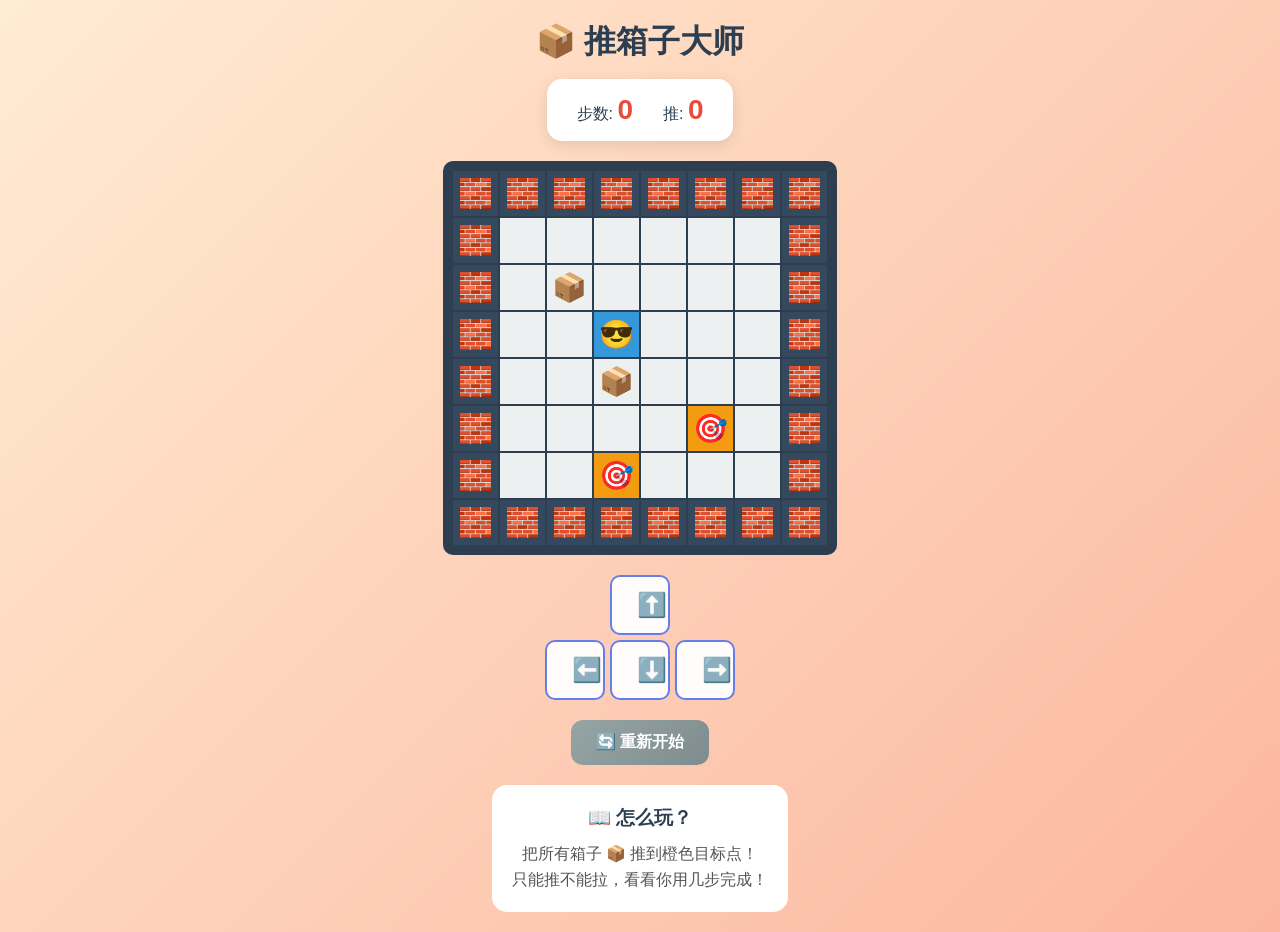
<file: KiddoCode/app/src/main/assets/sokoban.html>
<!DOCTYPE html>
<html lang="zh-CN">
<head>
    <meta charset="UTF-8">
    <meta name="viewport" content="width=device-width, initial-scale=1.0">
    <title>📦 KiddoCode - 推箱子</title>
    <style>
        * { margin: 0; padding: 0; box-sizing: border-box; }
        body {
            font-family: 'Segoe UI', Tahoma, Geneva, Verdana, sans-serif;
            background: linear-gradient(135deg, #ffecd2 0%, #fcb69f 100%);
            min-height: 100vh; display: flex; flex-direction: column; align-items: center;
            padding: 20px;
        }
        h1 { color: #2c3e50; text-align: center; margin-bottom: 15px; }
        .game-info {
            background: white; padding: 15px 30px; border-radius: 15px;
            box-shadow: 0 4px 15px rgba(0,0,0,0.1); margin-bottom: 20px;
            display: flex; gap: 30px; flex-wrap: wrap; justify-content: center;
        }
        .stat { color: #2c3e50; }
        .stat-value { font-weight: bold; color: #e74c3c; font-size: 28px; }
        .sokoban-container {
            display: grid; grid-template-columns: repeat(8, 45px);
            gap: 2px; background: #2c3e50; padding: 10px; border-radius: 10px;
        }
        .cell { width: 45px; height: 45px; display: flex; align-items: center; justify-content: center; font-size: 28px; }
        .wall { background: #34495e; }
        .floor { background: #ecf0f1; }
        .target { background: #f39c12; }
        .player { background: #3498db; }
        .box-on-target { background: #27ae60; }
        .btn-group { display: flex; gap: 15px; flex-wrap: wrap; justify-content: center; margin-top: 20px; }
        button {
            padding: 12px 25px; font-size: 16px; border: none; border-radius: 12px;
            cursor: pointer; font-weight: bold; transition: all 0.3s ease;
        }
        .btn-primary { background: linear-gradient(135deg, #667eea 0%, #764ba2 100%); color: white; }
        .btn-secondary { background: linear-gradient(135deg, #95a5a6 0%, #7f8c8d 100%); color: white; }
        button:hover { transform: translateY(-2px); box-shadow: 0 6px 15px rgba(0,0,0,0.2); }
        .controls {
            display: grid; grid-template-columns: repeat(3, 60px); gap: 5px;
            margin-top: 20px;
        }
        .control-btn {
            width: 60px; height: 60px; font-size: 24px; border-radius: 10px;
            background: rgba(255,255,255,0.95); border: 2px solid #667eea;
        }
        .instructions {
            background: white; padding: 20px; border-radius: 15px;
            margin-top: 20px; max-width: 500px; text-align: center;
        }
        .instructions h3 { color: #2c3e50; margin-bottom: 10px; }
        .instructions p { color: #555; line-height: 1.6; }
    </style>
    <link rel="stylesheet" href="celebration-system.css">
</head>
<body>
    <h1>📦 推箱子大师</h1>
    
    <div class="game-info">
        <div class="stat">步数: <span class="stat-value" id="moves">0</span></div>
        <div class="stat">推: <span class="stat-value" id="pushes">0</span></div>
    </div>
    
    <div class="sokoban-container" id="sokoban"></div>
    
    <div class="controls">
        <div></div>
        <button class="control-btn" onclick="move(0,-1)">⬆️</button>
        <div></div>
        <button class="control-btn" onclick="move(-1,0)">⬅️</button>
        <button class="control-btn" onclick="move(0,1)">⬇️</button>
        <button class="control-btn" onclick="move(1,0)">➡️</button>
    </div>
    
    <div class="btn-group">
        <button class="btn-secondary" onclick="initGame()">🔄 重新开始</button>
    </div>
    
    <div class="instructions">
        <h3>📖 怎么玩？</h3>
        <p>
            把所有箱子 📦 推到橙色目标点！<br>
            只能推不能拉，看看你用几步完成！
        </p>
    </div>

    <script src="celebration-system.js"></script>
    <script>
        const LEVEL = [
            ['W','W','W','W','W','W','W','W'],
            ['W','.','.','.','.','.','.','W'],
            ['W','.','B','.','.','.','.','W'],
            ['W','.','.','P','.','.','.','W'],
            ['W','.','.','B','.','.','.','W'],
            ['W','.','.','.','.','T','.','W'],
            ['W','.','.','T','.','.','.','W'],
            ['W','W','W','W','W','W','W','W']
        ];
        
        let map = [];
        let playerX = 0;
        let playerY = 0;
        let moves = 0;
        let pushes = 0;
        
        function initGame() {
            map = LEVEL.map(row => [...row]);
            moves = 0;
            pushes = 0;
            document.getElementById('moves').textContent = '0';
            document.getElementById('pushes').textContent = '0';
            for(let y=0; y<map.length; y++) {
                for(let x=0; x<map[0].length; x++) {
                    if(map[y][x] === 'P') {
                        playerX = x;
                        playerY = y;
                        map[y][x] = '.';
                    }
                }
            }
            render();
        }
        
        function render() {
            const container = document.getElementById('sokoban');
            container.innerHTML = '';
            for(let y=0; y<map.length; y++) {
                for(let x=0; x<map[0].length; x++) {
                    const cell = document.createElement('div');
                    cell.className = 'cell';
                    const isTarget = LEVEL[y][x] === 'T';
                    if(x === playerX && y === playerY) {
                        cell.className += ' cell player';
                        cell.textContent = '😎';
                        if(isTarget) cell.style.background = '#3498db';
                    } else if(map[y][x] === 'W') {
                        cell.className += ' cell wall';
                        cell.textContent = '🧱';
                    } else if(map[y][x] === 'B') {
                        cell.className += ' cell ' + (isTarget ? 'box-on-target' : 'floor');
                        cell.textContent = '📦';
                        if(isTarget) cell.style.color = 'white';
                    } else if(isTarget) {
                        cell.className += ' cell target';
                        cell.textContent = '🎯';
                    } else {
                        cell.className += ' cell floor';
                    }
                    container.appendChild(cell);
                }
            }
        }
        
        function move(dx, dy) {
            const newX = playerX + dx;
            const newY = playerY + dy;
            if(newY <0 || newY >= map.length || newX <0 || newX >= map[0].length) return;
            if(map[newY][newX] === 'W') return;
            
            if(map[newY][newX] === 'B') {
                const boxNewX = newX + dx;
                const boxNewY = newY + dy;
                if(boxNewY <0 || boxNewY >= map.length || boxNewX <0 || boxNewX >= map[0].length) return;
                if(map[boxNewY][boxNewX] === 'W' || map[boxNewY][boxNewX] === 'B') return;
                map[newY][newX] = '.';
                map[boxNewY][boxNewX] = 'B';
                pushes++;
                document.getElementById('pushes').textContent = pushes;
            }
            
            playerX = newX;
            playerY = newY;
            moves++;
            document.getElementById('moves').textContent = moves;
            render();
            checkWin();
        }
        
        document.addEventListener('keydown', (e) => {
            switch(e.key) {
                case 'ArrowUp': move(0,-1); break;
                case 'ArrowDown': move(0,1); break;
                case 'ArrowLeft': move(-1,0); break;
                case 'ArrowRight': move(1,0); break;
            }
        });
        
        function checkWin() {
            let win = true;
            for(let y=0; y<map.length; y++) {
                for(let x=0; x<map[0].length; x++) {
                    if(LEVEL[y][x] === 'T' && map[y][x] !== 'B') {
                        win = false;
                    }
                }
            }
            if(win) {
                setTimeout(showWin, 300);
            }
        }
        
        function showWin() {
            window.kiddoCelebration.saveAchievement({ stars:3, levelCompleted:true });
            window.kiddoCelebration.showEnhancedWin(
                '推箱子', '太厉害了！', 3, { '步数': moves, '推': pushes },
                { replay: initGame }
            );
        }
        
        initGame();
    </script>
</body>
</html>
</file>
<file: KiddoCode/app/src/main/assets/celebration-system.css>
/* KiddoCode 儿童庆祝系统样式 */

/* 五彩纸屑动画 */
@keyframes confetti-fall {
    0% { transform: translateY(-100vh) rotate(0deg); opacity: 1; }
    100% { transform: translateY(100vh) rotate(720deg); opacity: 0; }
}

@keyframes confetti-float {
    0%, 100% { transform: translateX(-20px); }
    50% { transform: translateX(20px); }
}

.confetti-piece {
    position: fixed;
    width: 12px;
    height: 12px;
    animation: confetti-fall 3s linear forwards;
    z-index: 9999;
}

/* 星星雨 */
@keyframes star-rain {
    0% {
        transform: translateY(-100vh) scale(0) rotate(0deg);
        opacity: 1;
    }
    50% {
        opacity: 1;
    }
    100% {
        transform: translateY(100vh) scale(1) rotate(360deg);
        opacity: 0;
    }
}

.star-drop {
    position: fixed;
    font-size: 32px;
    animation: star-rain 2.5s ease-out forwards;
    z-index: 9998;
}

/* 庆祝标题动画 */
@keyframes bounce-in {
    0% { transform: scale(0); opacity: 0; }
    50% { transform: scale(1.2); }
    70% { transform: scale(0.9); }
    100% { transform: scale(1); opacity: 1; }
}

@keyframes glow-pulse {
    0%, 100% {
        text-shadow: 0 0 10px #ff6b6b, 0 0 20px #ff6b6b, 0 0 30px #ff6b6b;
    }
    50% {
        text-shadow: 0 0 20px #feca57, 0 0 40px #feca57, 0 0 60px #feca57;
    }
}

.celebrate-title {
    animation: bounce-in 0.8s ease-out, glow-pulse 2s ease-in-out infinite;
}

/* 徽章获得动画 */
@keyframes badge-earned {
    0% { transform: scale(0) rotate(-360deg); }
    50% { transform: scale(1.3) rotate(180deg); }
    100% { transform: scale(1) rotate(0deg); }
}

/* 庆祝按钮 */
.celebrate-btn {
    position: relative;
    overflow: hidden;
    transition: all 0.3s ease;
}

.celebrate-btn:hover {
    transform: scale(1.05);
    box-shadow: 0 10px 30px rgba(0,0,0,0.2);
}

/* 彩带背景 */
.celebration-background {
    background: linear-gradient(135deg, #ff9a9e 0%, #fecfef 50%, #fecfef 100%);
    animation: gradient-shift 3s ease infinite;
}

@keyframes gradient-shift {
    0%, 100% { background-position: 0% 50%; }
    50% { background-position: 100% 50%; }
}

/* 角色表情动画 */
@keyframes celebrate-character {
    0%, 100% { transform: translateY(0) rotate(-5deg); }
    25% { transform: translateY(-10px) rotate(0deg); }
    50% { transform: translateY(-5px) rotate(5deg); }
    75% { transform: translateY(-10px) rotate(0deg); }
}

.celebrate-character {
    animation: celebrate-character 0.8s ease-in-out infinite;
}

/* 粒子效果 */
.particle {
    position: fixed;
    pointer-events: none;
    z-index: 9997;
}

/* 进度展示样式 */
.progress-tree {
    display: flex;
    flex-direction: column;
    align-items: center;
}

.tree-level {
    display: flex;
    gap: 15px;
    margin: 10px 0;
}

.tree-item {
    width: 60px;
    height: 60px;
    border-radius: 50%;
    display: flex;
    align-items: center;
    justify-content: center;
    font-size: 28px;
    transition: all 0.3s ease;
}

.tree-item.unlocked {
    background: linear-gradient(135deg, #667eea 0%, #764ba2 100%);
    color: white;
    box-shadow: 0 5px 15px rgba(0,0,0,0.2);
}

.tree-item.locked {
    background: #ddd;
    color: #999;
}

/* 分享按钮样式 */
.share-btn {
    background: linear-gradient(135deg, #11998e 0%, #38ef7d 100%);
    color: white;
    padding: 12px 25px;
    border-radius: 25px;
    font-weight: bold;
    font-size: 16px;
    border: none;
    cursor: pointer;
    transition: all 0.3s ease;
    display: flex;
    align-items: center;
    gap: 10px;
}

.share-btn:hover {
    transform: translateY(-3px);
    box-shadow: 0 8px 20px rgba(0,0,0,0.2);
}

/* 胜利弹窗样式增强 */
.win-modal-enhanced {
    position: fixed;
    top: 0;
    left: 0;
    width: 100%;
    height: 100%;
    background: rgba(0,0,0,0.7);
    display: flex;
    justify-content: center;
    align-items: center;
    z-index: 10000;
    opacity: 0;
    pointer-events: none;
    transition: opacity 0.5s ease;
}

.win-modal-enhanced.active {
    opacity: 1;
    pointer-events: auto;
}

.win-content-enhanced {
    background: linear-gradient(135deg, #ffeaa7 0%, #fab1a0 50%, #fd79a8 100%);
    border-radius: 30px;
    padding: 40px;
    text-align: center;
    max-width: 500px;
    width: 90%;
    transform: scale(0.8);
    transition: transform 0.5s ease;
    box-shadow: 0 20px 60px rgba(0,0,0,0.3);
}

.win-modal-enhanced.active .win-content-enhanced {
    transform: scale(1);
}
</file>
